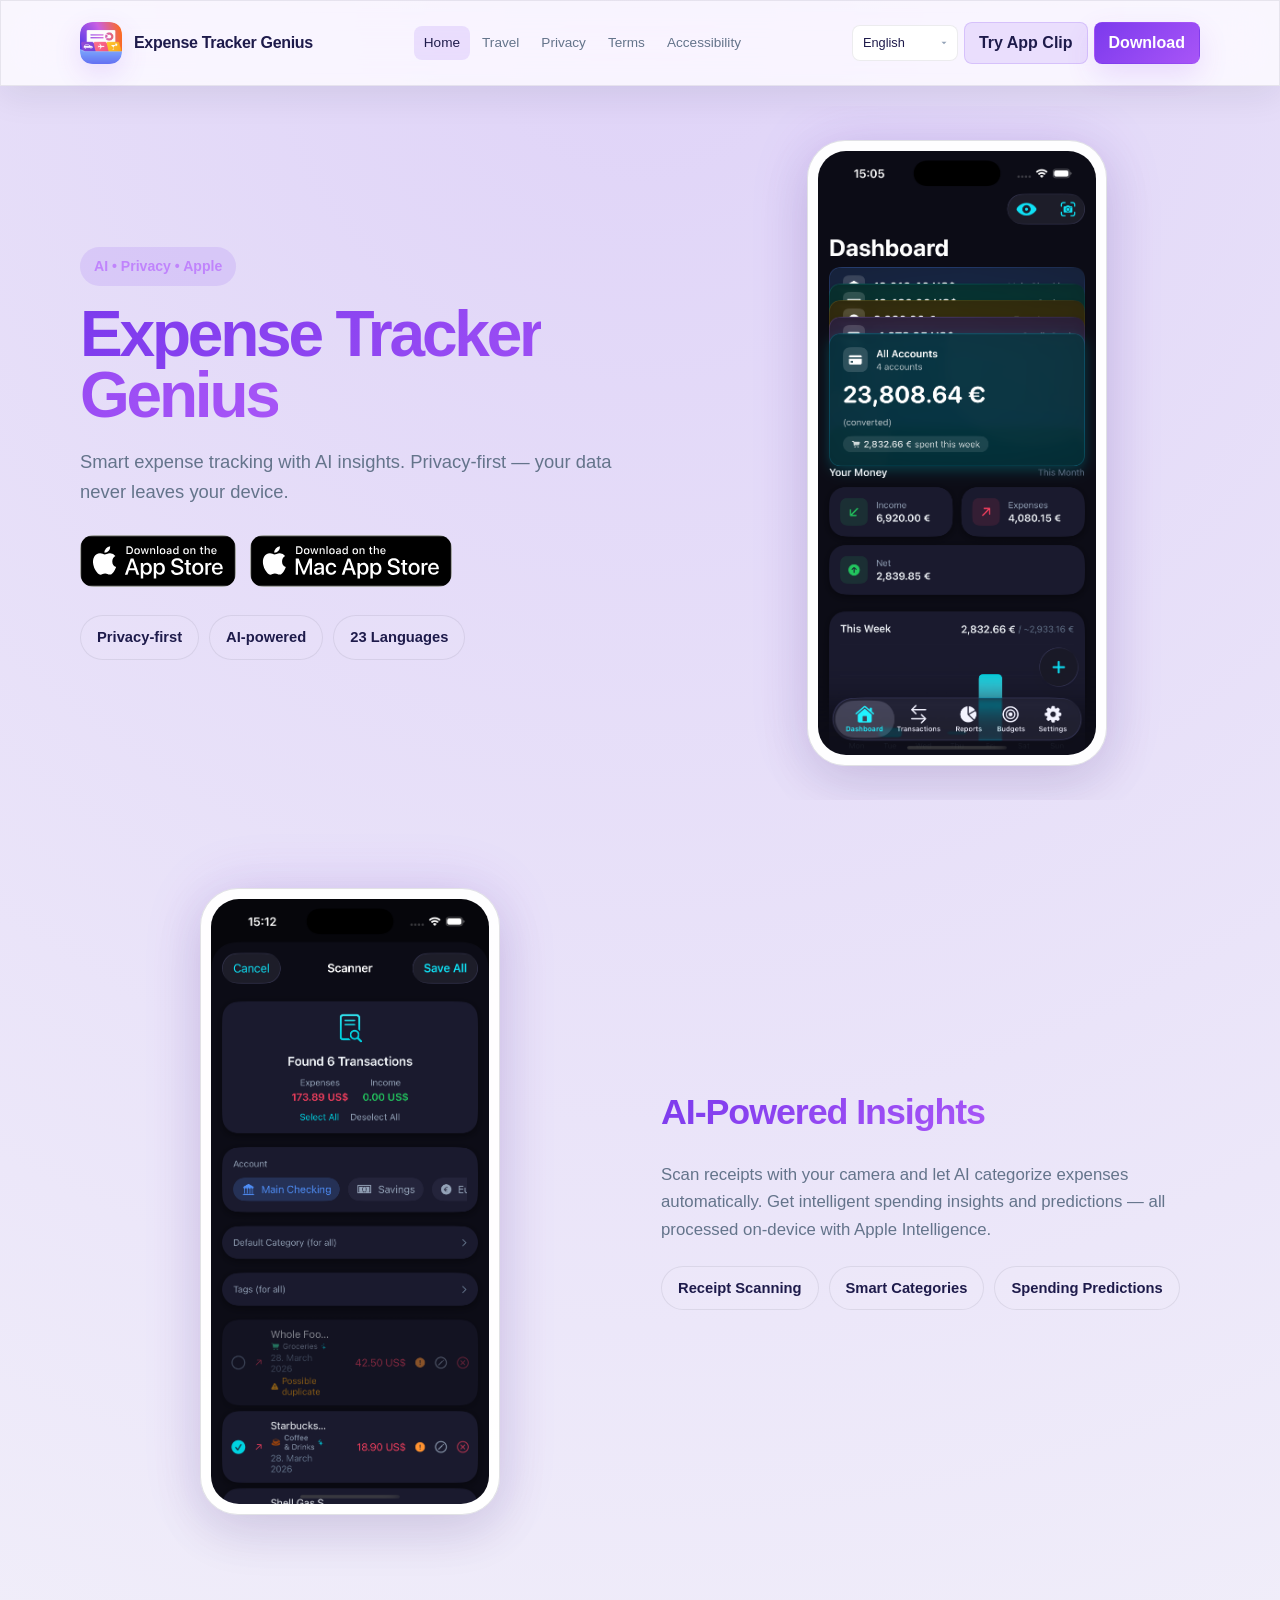
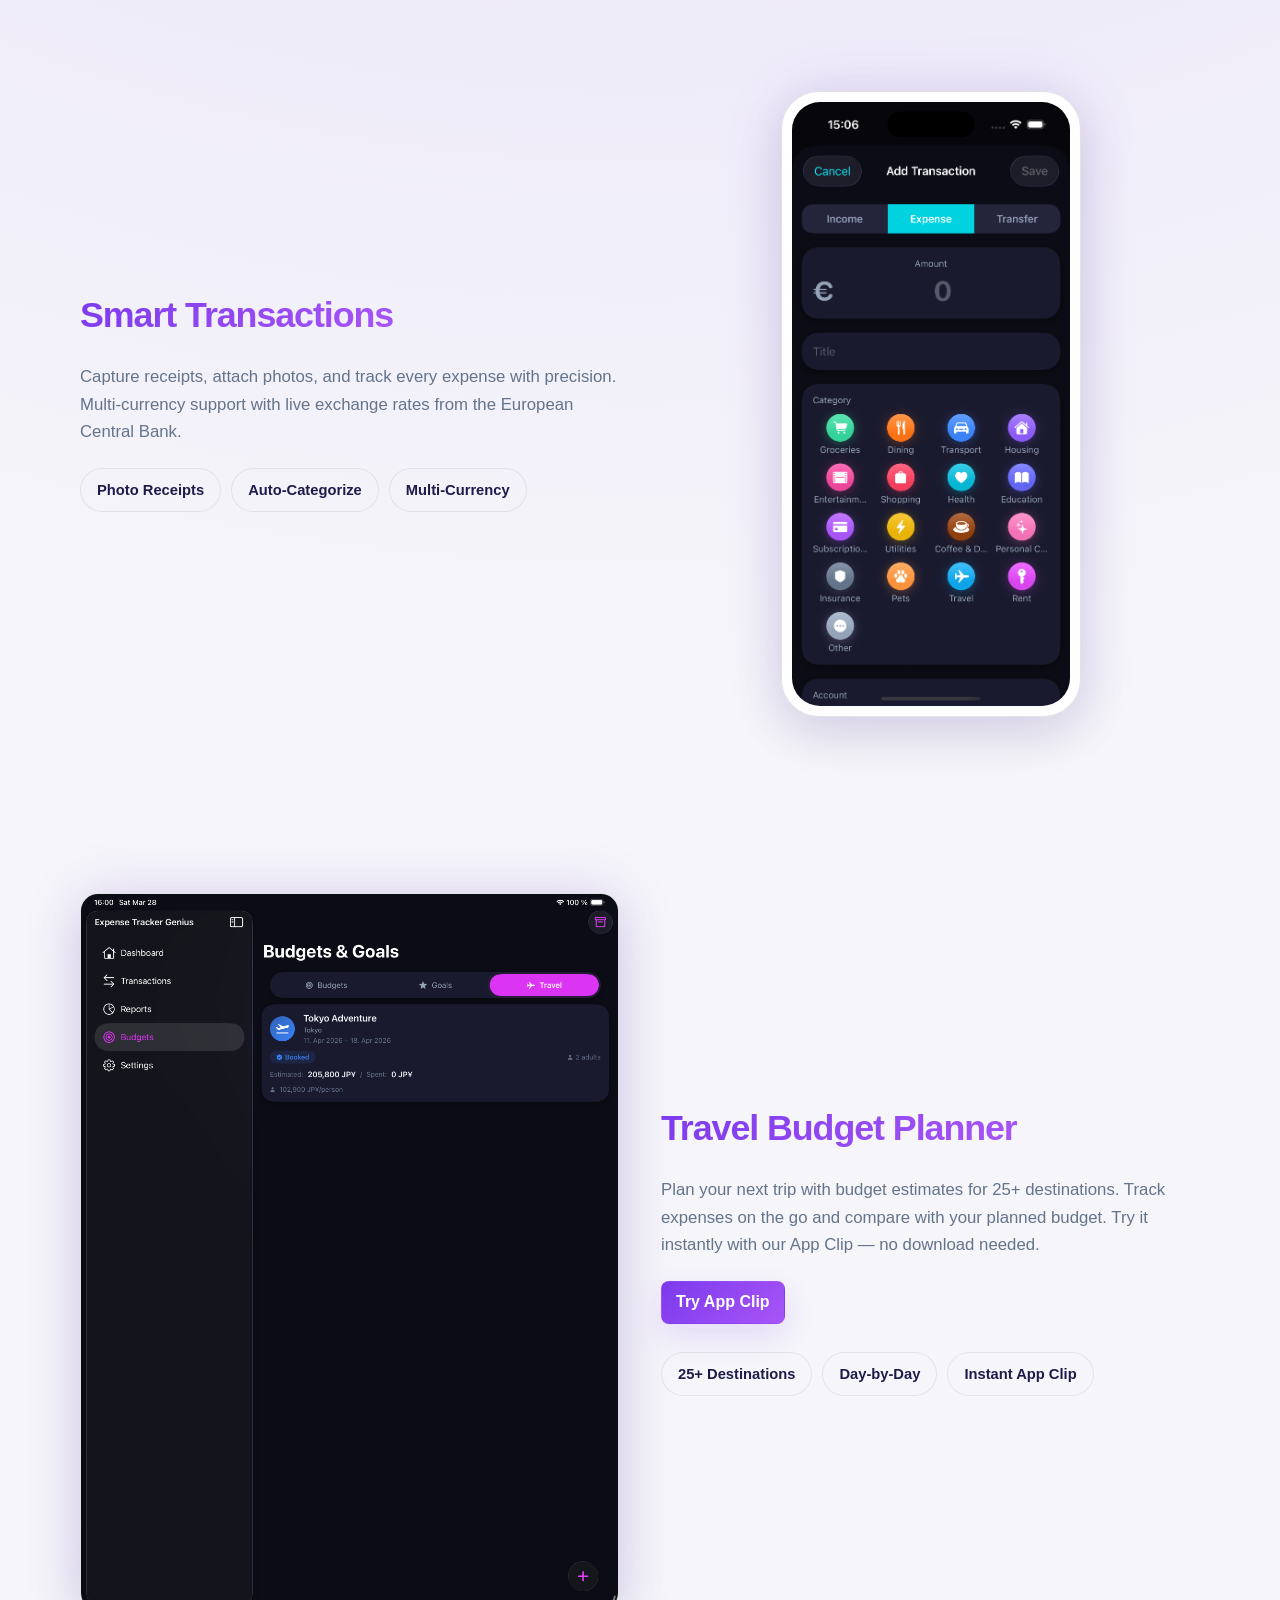
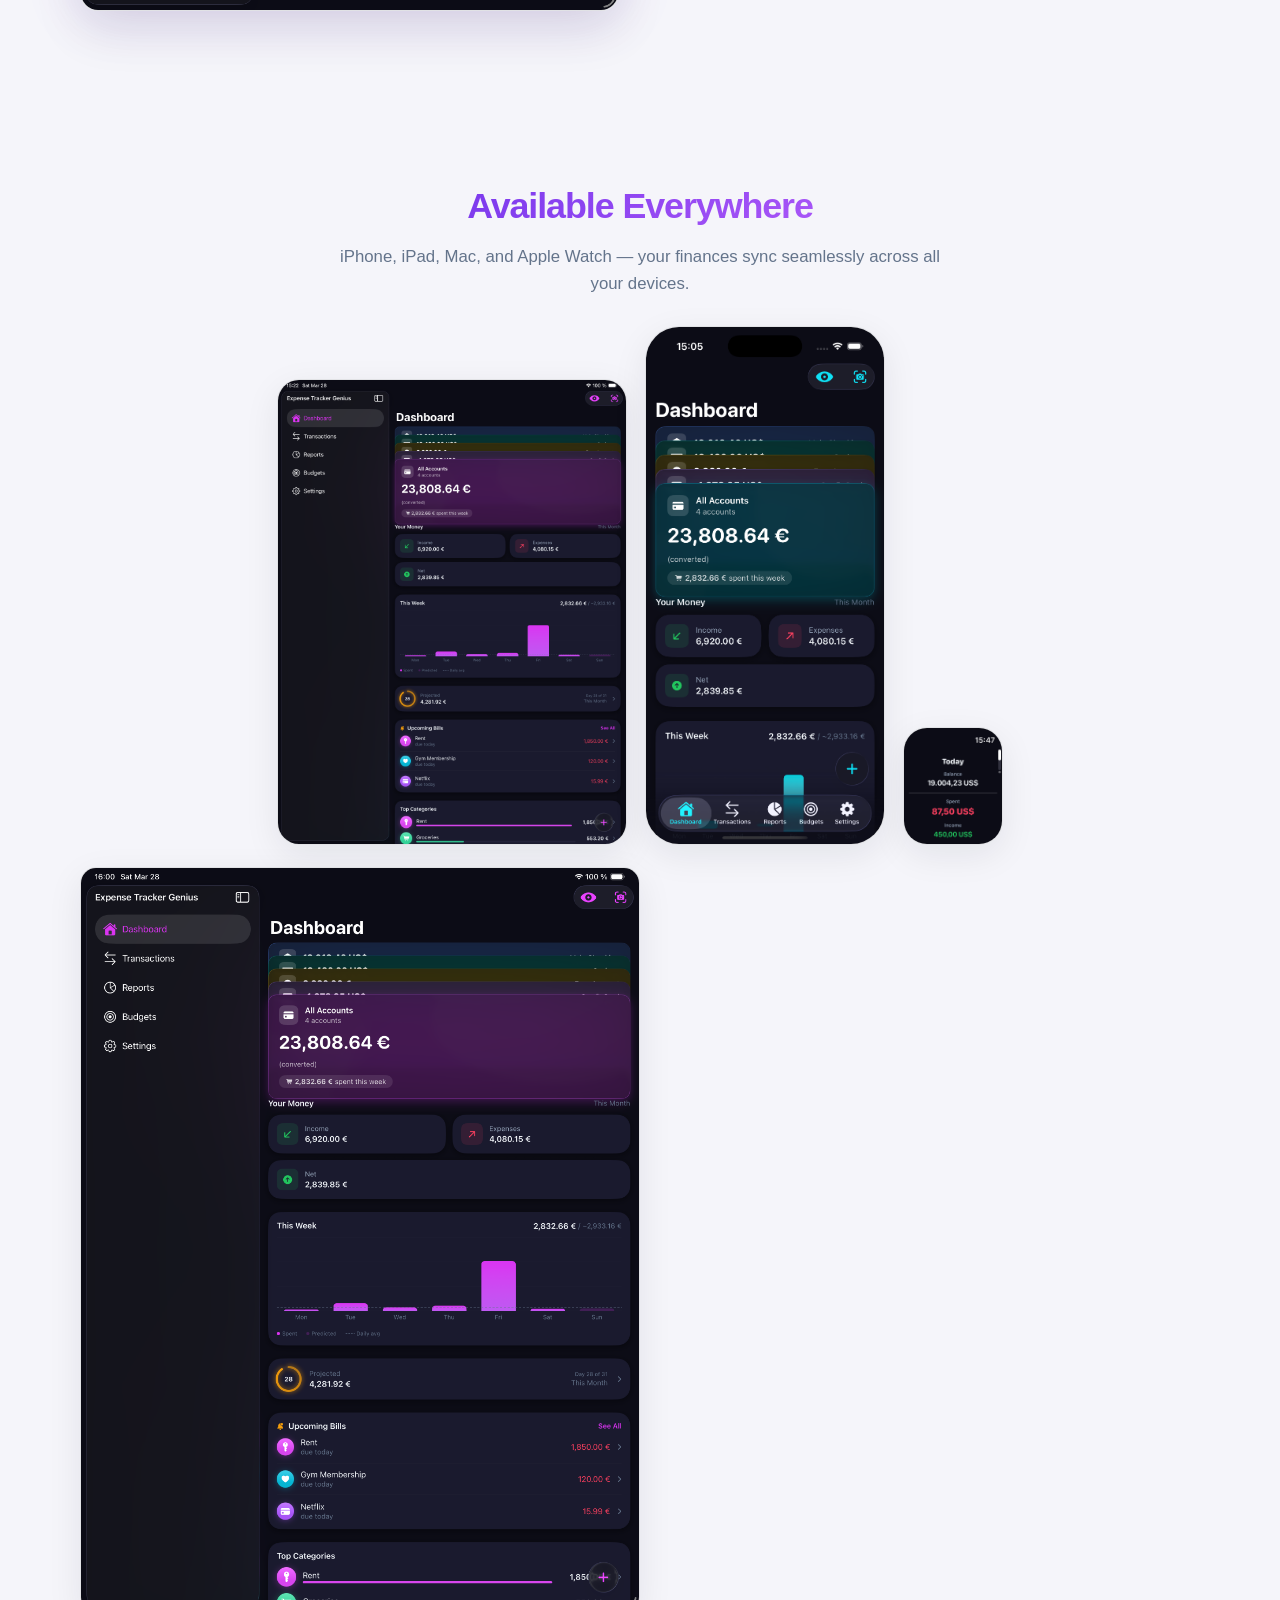
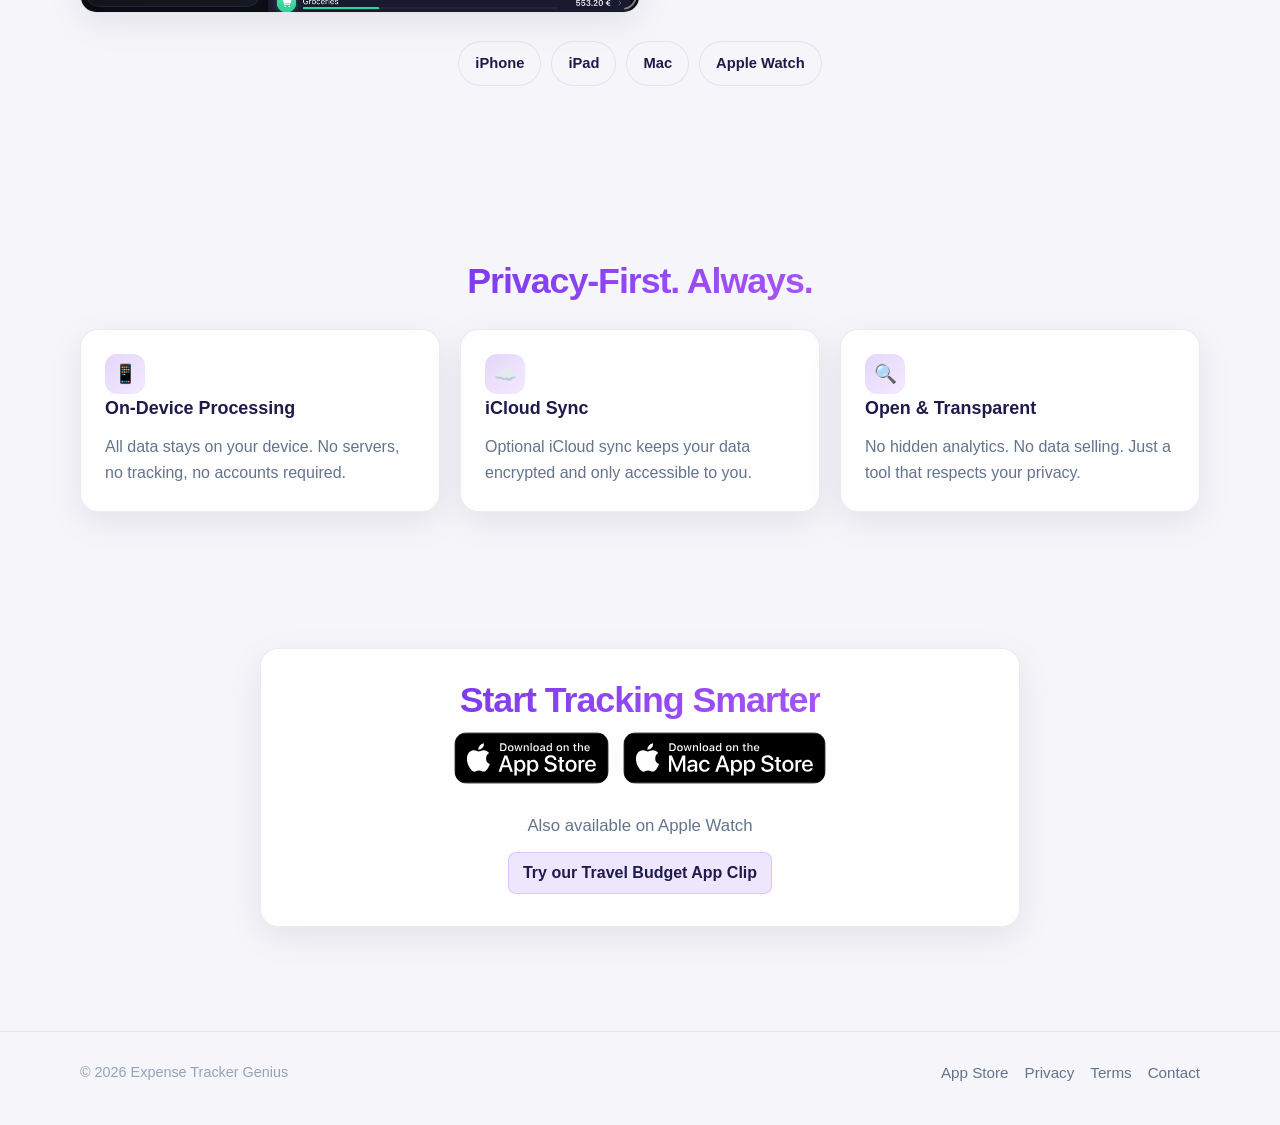
<file: index.html>
<!DOCTYPE html>
<html lang="en">
<head>
  <meta charset="UTF-8">
  <meta name="viewport" content="width=device-width, initial-scale=1.0">
  <meta name="google-site-verification" content="hVvNXyc-FU21a1F-9MlJ4RWqaZkgfb2DrF6eDawW11M">
  <meta name="apple-itunes-app" content="app-id=6760190294">
  <meta name="theme-color" content="#0C0C16">
  <title data-i18n="home_meta_title">Expense Tracker Genius — Smart AI Expense Tracking</title>
  <meta name="description" data-i18n="home_meta_description" data-i18n-attr="content" content="Smart expense tracking with AI insights, receipt scanning, budgets, and more. Privacy-first — no servers, all on-device. Available on iPhone, iPad, Mac, and Apple Watch.">
  <link rel="preconnect" href="https://fonts.googleapis.com"><link href="https://fonts.googleapis.com/css2?family=Vazirmatn:wght@400;700&display=swap" rel="stylesheet"><link rel="stylesheet" href="css/style.css">
  <script defer src="js/components.js"></script>
  <script defer src="js/i18n.js"></script>

  <!-- SEO Meta Tags -->
  <meta name="keywords" content="expense tracker, budget app, receipt scanner, AI finance, travel planner, money manager, savings goal, Apple Watch, iPhone, iPad, Mac, privacy">
  <meta name="author" content="Hussein Habibi Juybari">
  <meta name="robots" content="index, follow">
  <link rel="canonical" href="https://husseinhj.github.io/Expense-Tracker-Genius">

  <!-- Open Graph / Facebook -->
  <meta property="og:type" content="website">
  <meta property="og:url" content="https://husseinhj.github.io/Expense-Tracker-Genius">
  <meta property="og:title" content="Expense Tracker Genius — Smart AI Expense Tracking for iPhone, iPad & Mac">
  <meta property="og:description" content="Free expense tracker with AI receipt scanning, budget planning, travel planner, 60 currencies, and Apple Watch. Privacy-first — all data on your device. 23 languages.">
  <meta property="og:image" content="https://husseinhj.github.io/Expense-Tracker-Genius/screenshots/01_iPhone_6.9_Dashboard.png">
  <meta property="og:image:width" content="1320">
  <meta property="og:image:height" content="2868">
  <meta property="og:site_name" content="Expense Tracker Genius">
  <meta property="og:locale" content="en_US">

  <!-- Twitter Card -->
  <meta name="twitter:card" content="summary_large_image">
  <meta name="twitter:title" content="Expense Tracker Genius — Smart AI Expense Tracking for iPhone, iPad & Mac">
  <meta name="twitter:description" content="Free expense tracker with AI receipt scanning, budget planning, travel planner, 60 currencies, and Apple Watch. Privacy-first — all data on your device. 23 languages.">
  <meta name="twitter:image" content="https://husseinhj.github.io/Expense-Tracker-Genius/screenshots/01_iPhone_6.9_Dashboard.png">

  <!-- App Links -->
  <meta property="al:ios:app_store_id" content="6760190294">
  <meta property="al:ios:app_name" content="Expense Tracker Genius">
  <meta property="al:ios:url" content="accountant://">

  <!-- Hreflang (multi-language) -->
  <link rel="alternate" hreflang="en" href="https://husseinhj.github.io/Expense-Tracker-Genius?lang=en">
  <link rel="alternate" hreflang="de" href="https://husseinhj.github.io/Expense-Tracker-Genius?lang=de">
  <link rel="alternate" hreflang="nl" href="https://husseinhj.github.io/Expense-Tracker-Genius?lang=nl">
  <link rel="alternate" hreflang="fr" href="https://husseinhj.github.io/Expense-Tracker-Genius?lang=fr">
  <link rel="alternate" hreflang="fa" href="https://husseinhj.github.io/Expense-Tracker-Genius?lang=fa">
  <link rel="alternate" hreflang="ar" href="https://husseinhj.github.io/Expense-Tracker-Genius?lang=ar">
  <link rel="alternate" hreflang="it" href="https://husseinhj.github.io/Expense-Tracker-Genius?lang=it">
  <link rel="alternate" hreflang="es" href="https://husseinhj.github.io/Expense-Tracker-Genius?lang=es">
  <link rel="alternate" hreflang="zh-Hans" href="https://husseinhj.github.io/Expense-Tracker-Genius?lang=zh-Hans">
  <link rel="alternate" hreflang="ja" href="https://husseinhj.github.io/Expense-Tracker-Genius?lang=ja">
  <link rel="alternate" hreflang="tr" href="https://husseinhj.github.io/Expense-Tracker-Genius?lang=tr">
  <link rel="alternate" hreflang="he" href="https://husseinhj.github.io/Expense-Tracker-Genius?lang=he">
  <link rel="alternate" hreflang="ko" href="https://husseinhj.github.io/Expense-Tracker-Genius?lang=ko">
  <link rel="alternate" hreflang="pt-BR" href="https://husseinhj.github.io/Expense-Tracker-Genius?lang=pt-BR">
  <link rel="alternate" hreflang="hi" href="https://husseinhj.github.io/Expense-Tracker-Genius?lang=hi">
  <link rel="alternate" hreflang="th" href="https://husseinhj.github.io/Expense-Tracker-Genius?lang=th">
  <link rel="alternate" hreflang="vi" href="https://husseinhj.github.io/Expense-Tracker-Genius?lang=vi">
  <link rel="alternate" hreflang="uk" href="https://husseinhj.github.io/Expense-Tracker-Genius?lang=uk">
  <link rel="alternate" hreflang="pl" href="https://husseinhj.github.io/Expense-Tracker-Genius?lang=pl">
  <link rel="alternate" hreflang="ro" href="https://husseinhj.github.io/Expense-Tracker-Genius?lang=ro">
  <link rel="alternate" hreflang="cs" href="https://husseinhj.github.io/Expense-Tracker-Genius?lang=cs">
  <link rel="alternate" hreflang="hu" href="https://husseinhj.github.io/Expense-Tracker-Genius?lang=hu">
  <link rel="alternate" hreflang="ru" href="https://husseinhj.github.io/Expense-Tracker-Genius?lang=ru">
  <link rel="alternate" hreflang="x-default" href="https://husseinhj.github.io/Expense-Tracker-Genius">

  <script type="application/ld+json">
{
  "@context": "https://schema.org",
  "@type": "SoftwareApplication",
  "name": "Expense Tracker Genius",
  "description": "Smart expense tracking with AI receipt scanning, budget planning, travel planner, 60 currencies, and Apple Watch support. Privacy-first.",
  "applicationCategory": "FinanceApplication",
  "operatingSystem": "iOS 17+, macOS 14+, watchOS 10+",
  "offers": {
    "@type": "Offer",
    "price": "0",
    "priceCurrency": "USD"
  },
  "author": {
    "@type": "Person",
    "name": "Hussein Habibi Juybari",
    "url": "https://github.com/husseinhj"
  },
  "url": "https://husseinhj.github.io/Expense-Tracker-Genius",
  "downloadUrl": "https://apps.apple.com/app/id6760190294",
  "screenshot": "https://husseinhj.github.io/Expense-Tracker-Genius/screenshots/01_iPhone_6.9_Dashboard.png",
  "softwareVersion": "1.7.0",
  "datePublished": "2024-12-01",
  "dateModified": "2026-04-15",
  "inLanguage": [
    "en",
    "de",
    "nl",
    "fr",
    "fa",
    "ar",
    "it",
    "es",
    "zh-Hans",
    "ja",
    "tr",
    "he",
    "ko",
    "pt-BR",
    "hi",
    "th",
    "vi",
    "uk",
    "pl",
    "ro",
    "cs",
    "hu",
    "ru"
  ],
  "featureList": [
    "AI Receipt Scanning",
    "Budget Tracking",
    "Travel Planner",
    "60 Currencies",
    "Apple Watch",
    "11 Widgets",
    "23 Languages",
    "Privacy-First",
    "iCloud Sync",
    "Siri Shortcuts"
  ],
  "aggregateRating": {
    "@type": "AggregateRating",
    "ratingValue": "4.8",
    "ratingCount": "50",
    "bestRating": "5"
  }
}
</script>
  <script type="application/ld+json">
{
  "@context": "https://schema.org",
  "@type": "BreadcrumbList",
  "itemListElement": [
    {
      "@type": "ListItem",
      "position": 1,
      "name": "Home",
      "item": "https://husseinhj.github.io/Expense-Tracker-Genius"
    }
  ]
}
</script>
</head>
<body data-page="index">
  <div id="site-header"></div>

  <main class="page-shell">
    <section class="hero section-sm">
      <div class="container hero-grid">
        <div class="hero-copy fade-in">
          <span class="kicker">AI • Privacy • Apple</span>
          <h1 class="hero-title"><span class="gradient-text" data-i18n="home_hero_title">Expense Tracker Genius</span></h1>
          <p class="hero-subtitle" data-i18n="home_hero_subtitle">Smart expense tracking with AI insights. Privacy-first — your data never leaves your device.</p>

          <div class="hero-actions">
            <a href="https://apps.apple.com/app/id6760190294" class="store-badge" target="_blank" rel="noreferrer" data-no-preserve-lang="true" aria-label="Download on the App Store">
              <img src="screenshots/app-store-badge.svg" alt="Download on the App Store">
            </a>
            <a href="https://apps.apple.com/app/id6760190294" class="store-badge" target="_blank" rel="noreferrer" data-no-preserve-lang="true" aria-label="Download on the Mac App Store">
              <img src="screenshots/mac-app-store-badge.svg" alt="Download on the Mac App Store">
            </a>
          </div>

          <div class="hero-pills">
            <span class="pill" data-i18n="home_pill_privacy">Privacy-first</span>
            <span class="pill" data-i18n="home_pill_ai">AI-powered</span>
            <span class="pill" data-i18n="home_pill_languages">23 Languages</span>
          </div>
        </div>

        <div class="hero-visual fade-in">
          <div class="device-frame">
            <img src="screenshots/01_iPhone_6.9_Dashboard.png" alt="Expense Tracker Genius dashboard showing expenses overview">
          </div>
        </div>
      </div>
    </section>

    <section class="section">
      <div class="container feature-grid">
        <div class="feature-media fade-in">
          <div class="device-frame">
            <img src="screenshots/05_iPhone_6.9_AIInsight.png" alt="AI-powered spending insights and analysis">
          </div>
        </div>
        <div class="feature-content fade-in">
          <div class="section-header">
            <h2 class="section-title"><span class="gradient-text" data-i18n="home_ai_title">AI-Powered Insights</span></h2>
          </div>
          <p class="section-description" data-i18n="home_ai_desc">Scan receipts with your camera and let AI categorize expenses automatically. Get intelligent spending insights and predictions — all processed on-device with Apple Intelligence.</p>
          <div class="pills">
            <span class="pill" data-i18n="home_ai_pill_receipts">Receipt Scanning</span>
            <span class="pill" data-i18n="home_ai_pill_categories">Smart Categories</span>
            <span class="pill" data-i18n="home_ai_pill_predictions">Spending Predictions</span>
          </div>
        </div>
      </div>
    </section>

    <section class="section">
      <div class="container feature-grid reverse">
        <div class="feature-media fade-in">
          <div class="device-frame">
            <img src="screenshots/06_iPhone_6.9_AddTransaction.png" alt="Add transaction screen with receipt photo and currency selection">
          </div>
        </div>
        <div class="feature-content fade-in">
          <div class="section-header">
            <h2 class="section-title"><span class="gradient-text" data-i18n="home_transactions_title">Smart Transactions</span></h2>
          </div>
          <p class="section-description" data-i18n="home_transactions_desc">Capture receipts, attach photos, and track every expense with precision. Multi-currency support with live exchange rates from the European Central Bank.</p>
          <div class="pills">
            <span class="pill" data-i18n="home_transactions_pill_photo">Photo Receipts</span>
            <span class="pill" data-i18n="home_transactions_pill_auto">Auto-Categorize</span>
            <span class="pill" data-i18n="home_transactions_pill_currency">Multi-Currency</span>
          </div>
        </div>
      </div>
    </section>

    <section class="section">
      <div class="container feature-grid">
        <div class="feature-media fade-in">
          <div class="mac-frame">
            <img src="screenshots/07_Mac_Travel.png" alt="Travel Budget Planner on Mac showing Brussels trip with budget summary, map, and weather" loading="lazy">
          </div>
        </div>
        <div class="feature-content fade-in">
          <div class="section-header">
            <h2 class="section-title"><span class="gradient-text" data-i18n="home_travel_title">Travel Budget Planner</span></h2>
          </div>
          <p class="section-description" data-i18n="home_travel_desc">Plan your next trip with budget estimates for 25+ destinations. Track expenses on the go and compare with your planned budget. Try it instantly with our App Clip — no download needed.</p>
          <div class="hero-actions">
            <a href="https://appclip.apple.com/id?p=com.accountant.app.Clip" class="button" target="_blank" rel="noreferrer" data-no-preserve-lang="true" data-i18n="home_try_app_clip">Try App Clip</a>
          </div>
          <div class="pills">
            <span class="pill" data-i18n="home_travel_pill_destinations">25+ Destinations</span>
            <span class="pill" data-i18n="home_travel_pill_daybyday">Day-by-Day</span>
            <span class="pill" data-i18n="home_travel_pill_appclip">Instant App Clip</span>
          </div>
        </div>
      </div>
    </section>

    <section class="section">
      <div class="container">
        <div class="section-header" style="text-align:center;">
          <h2 class="section-title" style="justify-content:center;"><span class="gradient-text" data-i18n="home_platforms_title">Available Everywhere</span></h2>
          <p class="section-description" style="max-width:620px;margin:16px auto 0;" data-i18n="home_platforms_desc">iPhone, iPad, Mac, and Apple Watch — your finances sync seamlessly across all your devices.</p>
        </div>

        <div class="device-showcase fade-in">
          <div class="device-row">
            <div class="device-ipad">
              <img src="screenshots/01_iPad_13_Dashboard.png" alt="Expense Tracker Genius on iPad showing full dashboard">
            </div>
            <div class="device-iphone">
              <img src="screenshots/01_iPhone_6.9_Dashboard.png" alt="Expense Tracker Genius on iPhone">
            </div>
            <div class="device-watch">
              <img src="screenshots/01_Watch_46mm_TodaySummary.png" alt="Expense Tracker Genius on Apple Watch showing today summary">
            </div>
          </div>
          <div class="device-mac">
            <img src="screenshots/01_Mac_Dashboard.png" alt="Expense Tracker Genius on Mac showing full desktop experience">
          </div>
        </div>

        <div class="platform-pills fade-in" style="justify-content:center;margin-top:28px;">
          <span class="pill" data-i18n="home_platform_iphone">iPhone</span>
          <span class="pill" data-i18n="home_platform_ipad">iPad</span>
          <span class="pill" data-i18n="home_platform_mac">Mac</span>
          <span class="pill" data-i18n="home_platform_watch">Apple Watch</span>
        </div>
      </div>
    </section>

    <section class="section">
      <div class="container">
        <div class="section-header" style="text-align:center;">
          <h2 class="section-title" style="justify-content:center;"><span class="gradient-text" data-i18n="home_privacy_title">Privacy-First. Always.</span></h2>
        </div>

        <div class="privacy-grid">
          <article class="info-card card fade-in">
            <div class="info-card-icon">📱</div>
            <h3 data-i18n="home_privacy_card1_title">On-Device Processing</h3>
            <p data-i18n="home_privacy_card1_desc">All data stays on your device. No servers, no tracking, no accounts required.</p>
          </article>
          <article class="info-card card fade-in">
            <div class="info-card-icon">☁️</div>
            <h3 data-i18n="home_privacy_card2_title">iCloud Sync</h3>
            <p data-i18n="home_privacy_card2_desc">Optional iCloud sync keeps your data encrypted and only accessible to you.</p>
          </article>
          <article class="info-card card fade-in">
            <div class="info-card-icon">🔍</div>
            <h3 data-i18n="home_privacy_card3_title">Open &amp; Transparent</h3>
            <p data-i18n="home_privacy_card3_desc">No hidden analytics. No data selling. Just a tool that respects your privacy.</p>
          </article>
        </div>
      </div>
    </section>

    <section class="section-sm">
      <div class="container-narrow">
        <div class="card cta-card fade-in" style="padding:32px;">
          <h2 class="section-title" style="justify-content:center;margin-bottom:12px;"><span class="gradient-text" data-i18n="home_cta_title">Start Tracking Smarter</span></h2>
          <div class="hero-actions" style="justify-content:center;">
            <a href="https://apps.apple.com/app/id6760190294" class="store-badge" target="_blank" rel="noreferrer" data-no-preserve-lang="true" aria-label="Download on the App Store">
              <img src="screenshots/app-store-badge.svg" alt="Download on the App Store">
            </a>
            <a href="https://apps.apple.com/app/id6760190294" class="store-badge" target="_blank" rel="noreferrer" data-no-preserve-lang="true" aria-label="Download on the Mac App Store">
              <img src="screenshots/mac-app-store-badge.svg" alt="Download on the Mac App Store">
            </a>
          </div>
          <p class="lead" style="margin:0 0 12px;" data-i18n="home_cta_watch">Also available on Apple Watch</p>
          <a class="button-secondary" href="travel.html" data-i18n="home_cta_travel_link">Try our Travel Budget App Clip</a>
        </div>
      </div>
    </section>
  </main>

  <div id="site-footer"></div>

  <script>
    document.addEventListener('DOMContentLoaded', () => {
      const observer = new IntersectionObserver((entries) => {
        entries.forEach((entry) => {
          if (entry.isIntersecting) {
            entry.target.classList.add('is-visible');
          }
        });
      }, { threshold: 0.12 });

      document.querySelectorAll('.fade-in').forEach((element) => observer.observe(element));
    });
  </script>

</body>
</html>
</file>
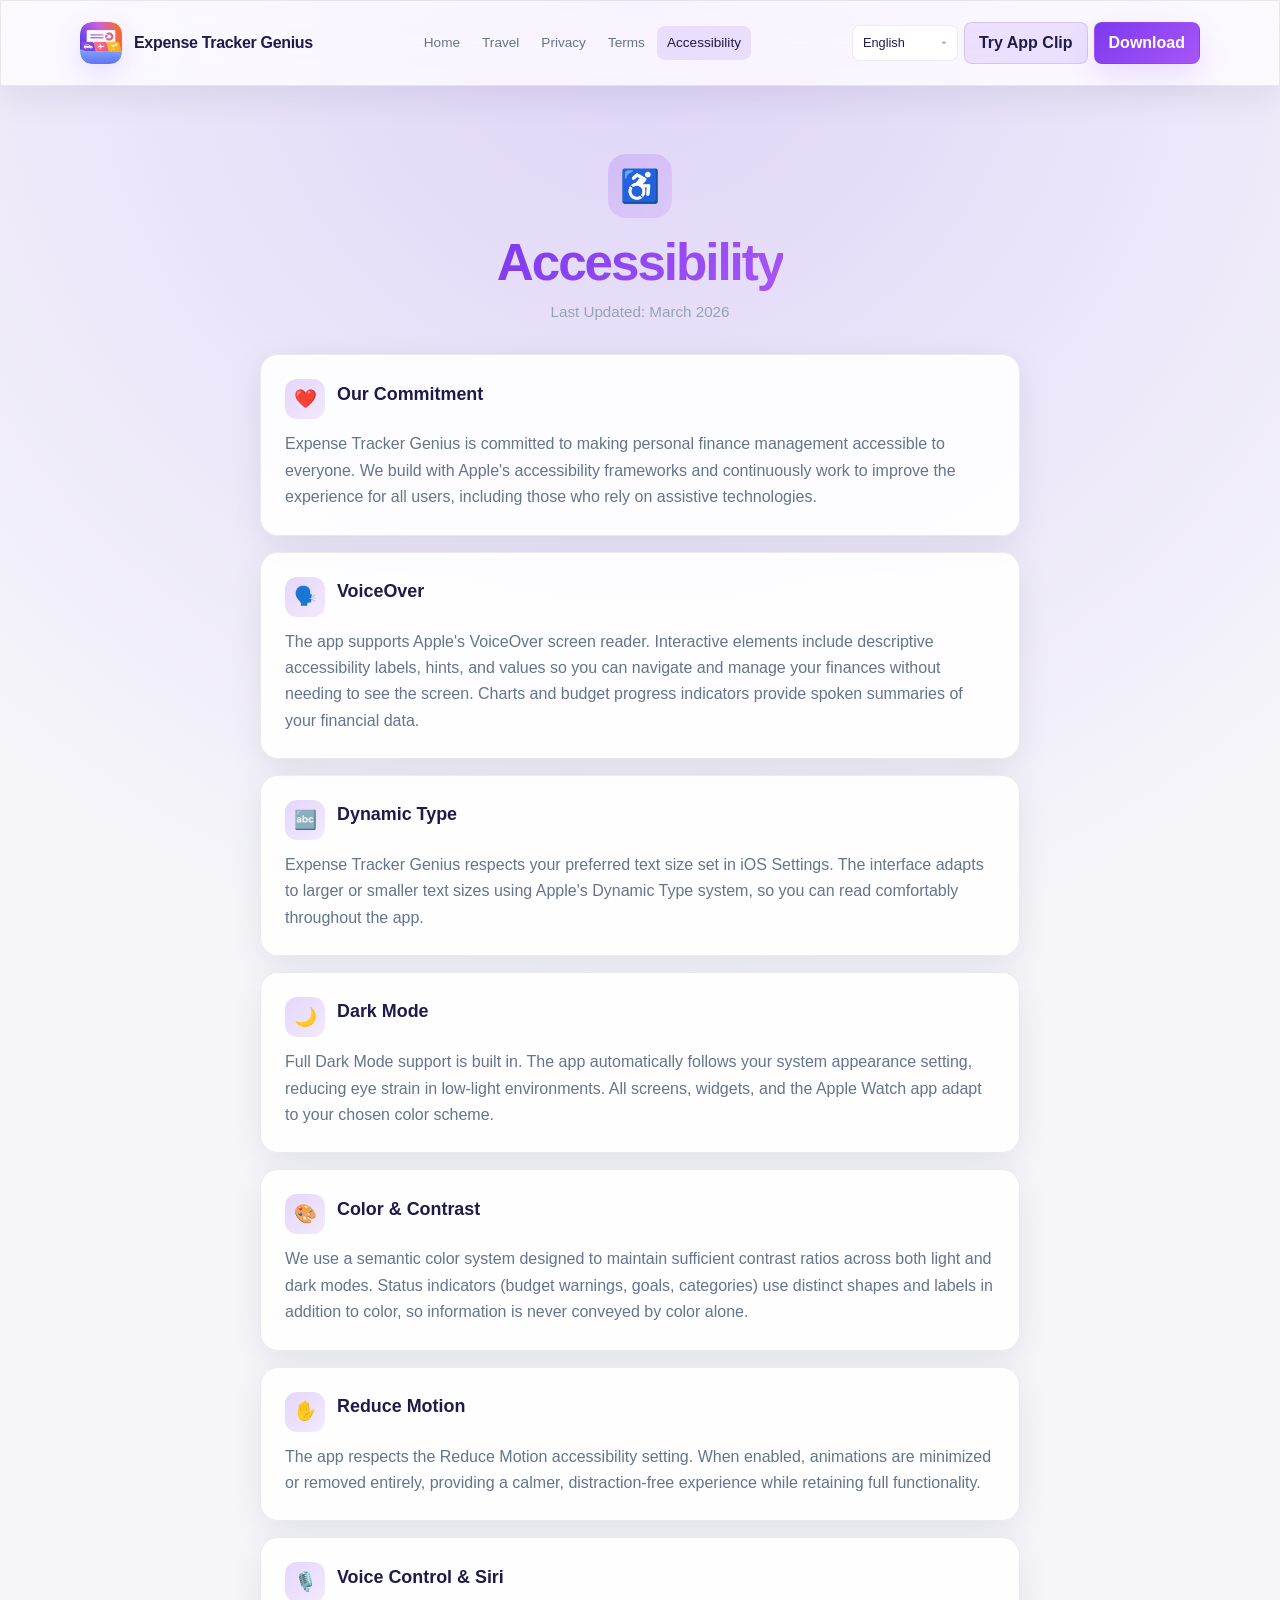
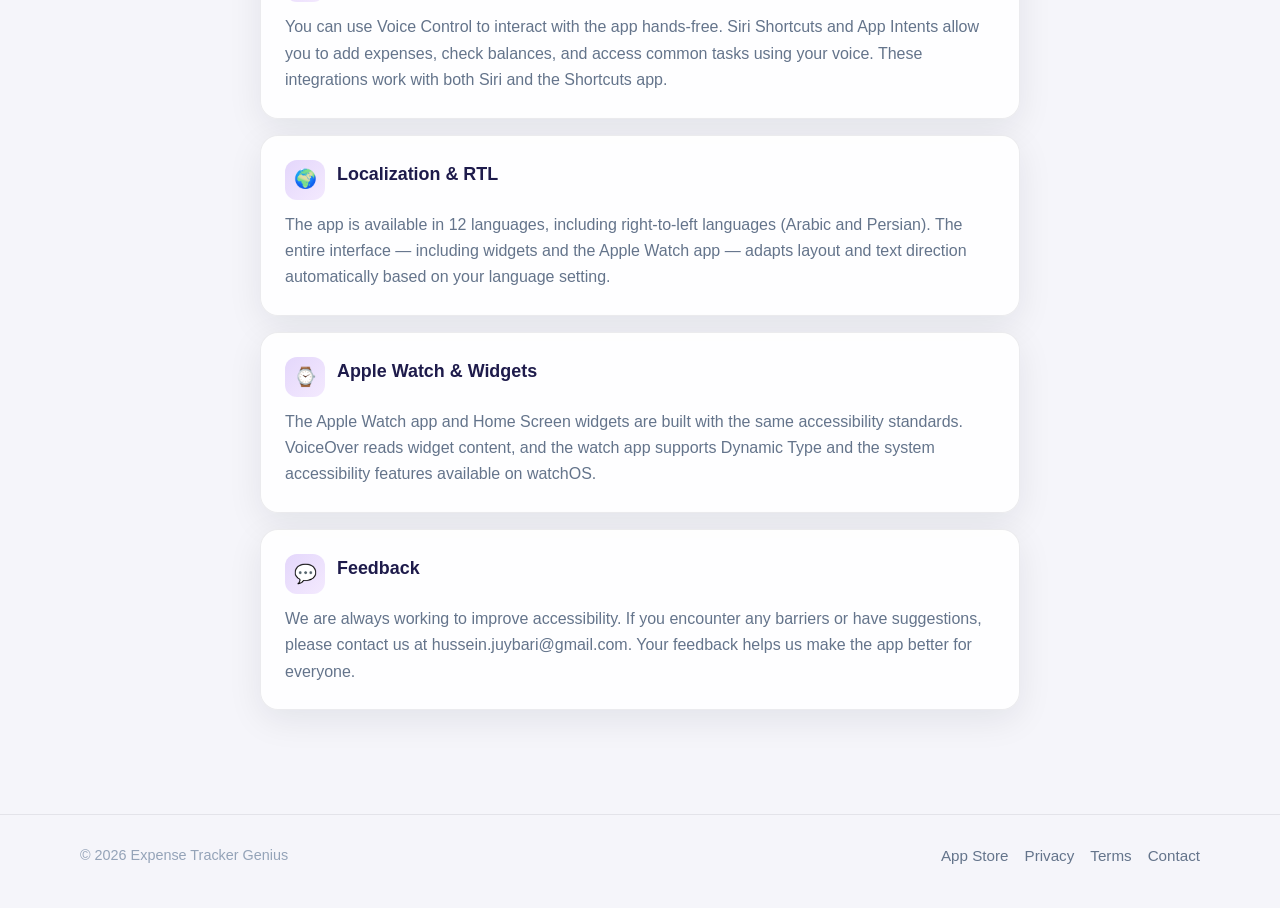
<file: accessibility.html>
<!DOCTYPE html>
<html lang="en">
<head>
  <meta charset="UTF-8">
  <meta name="viewport" content="width=device-width, initial-scale=1.0">
  <title data-i18n="accessibility_meta_title">Accessibility — Expense Tracker Genius</title>
  <meta name="description" data-i18n="accessibility_meta_description" data-i18n-attr="content" content="Accessibility information for Expense Tracker Genius iOS app">
  <link rel="preconnect" href="https://fonts.googleapis.com"><link href="https://fonts.googleapis.com/css2?family=Vazirmatn:wght@400;700&display=swap" rel="stylesheet"><link rel="stylesheet" href="css/style.css">
  <script defer src="js/components.js"></script>
  <script defer src="js/i18n.js"></script>

  <!-- SEO Meta Tags -->
  <meta name="keywords" content="accessibility, VoiceOver, Dynamic Type, expense tracker">
  <meta name="author" content="Hussein Habibi Juybari">
  <meta name="robots" content="index, follow">
  <link rel="canonical" href="https://husseinhj.github.io/Expense-Tracker-Genius/accessibility.html">

  <!-- Open Graph / Facebook -->
  <meta property="og:type" content="article">
  <meta property="og:url" content="https://husseinhj.github.io/Expense-Tracker-Genius/accessibility.html">
  <meta property="og:title" content="Accessibility — Expense Tracker Genius">
  <meta property="og:description" content="Accessibility features of Expense Tracker Genius. VoiceOver support, Dynamic Type, and more.">
  <meta property="og:image" content="https://husseinhj.github.io/Expense-Tracker-Genius/screenshots/01_iPhone_6.9_Dashboard.png">
  <meta property="og:image:width" content="1320">
  <meta property="og:image:height" content="2868">
  <meta property="og:site_name" content="Expense Tracker Genius">
  <meta property="og:locale" content="en_US">

  <!-- Twitter Card -->
  <meta name="twitter:card" content="summary_large_image">
  <meta name="twitter:title" content="Accessibility — Expense Tracker Genius">
  <meta name="twitter:description" content="Accessibility features of Expense Tracker Genius. VoiceOver support, Dynamic Type, and more.">
  <meta name="twitter:image" content="https://husseinhj.github.io/Expense-Tracker-Genius/screenshots/01_iPhone_6.9_Dashboard.png">

  <!-- App Links -->
  <meta property="al:ios:app_store_id" content="6760190294">
  <meta property="al:ios:app_name" content="Expense Tracker Genius">
  <meta property="al:ios:url" content="accountant://">

  <!-- Hreflang (multi-language) -->
  <link rel="alternate" hreflang="en" href="https://husseinhj.github.io/Expense-Tracker-Genius/accessibility.html?lang=en">
  <link rel="alternate" hreflang="de" href="https://husseinhj.github.io/Expense-Tracker-Genius/accessibility.html?lang=de">
  <link rel="alternate" hreflang="nl" href="https://husseinhj.github.io/Expense-Tracker-Genius/accessibility.html?lang=nl">
  <link rel="alternate" hreflang="fr" href="https://husseinhj.github.io/Expense-Tracker-Genius/accessibility.html?lang=fr">
  <link rel="alternate" hreflang="fa" href="https://husseinhj.github.io/Expense-Tracker-Genius/accessibility.html?lang=fa">
  <link rel="alternate" hreflang="ar" href="https://husseinhj.github.io/Expense-Tracker-Genius/accessibility.html?lang=ar">
  <link rel="alternate" hreflang="it" href="https://husseinhj.github.io/Expense-Tracker-Genius/accessibility.html?lang=it">
  <link rel="alternate" hreflang="es" href="https://husseinhj.github.io/Expense-Tracker-Genius/accessibility.html?lang=es">
  <link rel="alternate" hreflang="zh-Hans" href="https://husseinhj.github.io/Expense-Tracker-Genius/accessibility.html?lang=zh-Hans">
  <link rel="alternate" hreflang="ja" href="https://husseinhj.github.io/Expense-Tracker-Genius/accessibility.html?lang=ja">
  <link rel="alternate" hreflang="tr" href="https://husseinhj.github.io/Expense-Tracker-Genius/accessibility.html?lang=tr">
  <link rel="alternate" hreflang="he" href="https://husseinhj.github.io/Expense-Tracker-Genius/accessibility.html?lang=he">
  <link rel="alternate" hreflang="ko" href="https://husseinhj.github.io/Expense-Tracker-Genius/accessibility.html?lang=ko">
  <link rel="alternate" hreflang="pt-BR" href="https://husseinhj.github.io/Expense-Tracker-Genius/accessibility.html?lang=pt-BR">
  <link rel="alternate" hreflang="hi" href="https://husseinhj.github.io/Expense-Tracker-Genius/accessibility.html?lang=hi">
  <link rel="alternate" hreflang="th" href="https://husseinhj.github.io/Expense-Tracker-Genius/accessibility.html?lang=th">
  <link rel="alternate" hreflang="vi" href="https://husseinhj.github.io/Expense-Tracker-Genius/accessibility.html?lang=vi">
  <link rel="alternate" hreflang="uk" href="https://husseinhj.github.io/Expense-Tracker-Genius/accessibility.html?lang=uk">
  <link rel="alternate" hreflang="pl" href="https://husseinhj.github.io/Expense-Tracker-Genius/accessibility.html?lang=pl">
  <link rel="alternate" hreflang="ro" href="https://husseinhj.github.io/Expense-Tracker-Genius/accessibility.html?lang=ro">
  <link rel="alternate" hreflang="cs" href="https://husseinhj.github.io/Expense-Tracker-Genius/accessibility.html?lang=cs">
  <link rel="alternate" hreflang="hu" href="https://husseinhj.github.io/Expense-Tracker-Genius/accessibility.html?lang=hu">
  <link rel="alternate" hreflang="ru" href="https://husseinhj.github.io/Expense-Tracker-Genius/accessibility.html?lang=ru">
  <link rel="alternate" hreflang="x-default" href="https://husseinhj.github.io/Expense-Tracker-Genius/accessibility.html">

  
  <script type="application/ld+json">
{
  "@context": "https://schema.org",
  "@type": "BreadcrumbList",
  "itemListElement": [
    {
      "@type": "ListItem",
      "position": 1,
      "name": "Home",
      "item": "https://husseinhj.github.io/Expense-Tracker-Genius"
    },
    {
      "@type": "ListItem",
      "position": 2,
      "name": "Accessibility",
      "item": "https://husseinhj.github.io/Expense-Tracker-Genius/accessibility.html"
    }
  ]
}
</script>
</head>
<body data-page="accessibility">
  <div id="site-header"></div>

  <main class="page-shell">
    <section class="section-sm">
      <div class="container-narrow">
        <div class="page-intro fade-in">
          <div class="page-icon">♿</div>
          <h1 class="page-title"><span class="gradient-text" data-i18n="Accessibility">Accessibility</span></h1>
          <p class="page-meta"><span data-i18n="Last Updated">Last Updated</span>: <span data-i18n="updated_date">March 2026</span></p>
        </div>

        <div class="article-list">
          <article class="article-section card fade-in"><div class="article-section-header"><div class="article-section-icon">❤️</div><h2 class="article-section-title" data-i18n="Our Commitment">Our Commitment</h2></div><div class="article-section-content" data-i18n-content="acc_commitment"></div></article>
          <article class="article-section card fade-in"><div class="article-section-header"><div class="article-section-icon">🗣️</div><h2 class="article-section-title" data-i18n="VoiceOver">VoiceOver</h2></div><div class="article-section-content" data-i18n-content="acc_voiceover"></div></article>
          <article class="article-section card fade-in"><div class="article-section-header"><div class="article-section-icon">🔤</div><h2 class="article-section-title" data-i18n="Dynamic Type">Dynamic Type</h2></div><div class="article-section-content" data-i18n-content="acc_dynamic_type"></div></article>
          <article class="article-section card fade-in"><div class="article-section-header"><div class="article-section-icon">🌙</div><h2 class="article-section-title" data-i18n="Dark Mode">Dark Mode</h2></div><div class="article-section-content" data-i18n-content="acc_dark_mode"></div></article>
          <article class="article-section card fade-in"><div class="article-section-header"><div class="article-section-icon">🎨</div><h2 class="article-section-title" data-i18n="Color & Contrast">Color & Contrast</h2></div><div class="article-section-content" data-i18n-content="acc_color_contrast"></div></article>
          <article class="article-section card fade-in"><div class="article-section-header"><div class="article-section-icon">✋</div><h2 class="article-section-title" data-i18n="Reduce Motion">Reduce Motion</h2></div><div class="article-section-content" data-i18n-content="acc_reduce_motion"></div></article>
          <article class="article-section card fade-in"><div class="article-section-header"><div class="article-section-icon">🎙️</div><h2 class="article-section-title" data-i18n="Voice Control & Siri">Voice Control & Siri</h2></div><div class="article-section-content" data-i18n-content="acc_voice_control"></div></article>
          <article class="article-section card fade-in"><div class="article-section-header"><div class="article-section-icon">🌍</div><h2 class="article-section-title" data-i18n="Localization & RTL">Localization & RTL</h2></div><div class="article-section-content" data-i18n-content="acc_localization"></div></article>
          <article class="article-section card fade-in"><div class="article-section-header"><div class="article-section-icon">⌚</div><h2 class="article-section-title" data-i18n="Apple Watch & Widgets">Apple Watch & Widgets</h2></div><div class="article-section-content" data-i18n-content="acc_watch_widgets"></div></article>
          <article class="article-section card fade-in"><div class="article-section-header"><div class="article-section-icon">💬</div><h2 class="article-section-title" data-i18n="Feedback">Feedback</h2></div><div class="article-section-content" data-i18n-content="acc_feedback"></div></article>
        </div>
      </div>
    </section>
  </main>

  <div id="site-footer"></div>

  <script>
    document.addEventListener('DOMContentLoaded', () => {
      const observer = new IntersectionObserver((entries) => {
        entries.forEach((entry) => {
          if (entry.isIntersecting) {
            entry.target.classList.add('is-visible');
          }
        });
      }, { threshold: 0.08 });
      document.querySelectorAll('.fade-in').forEach((element) => observer.observe(element));
    });
  </script>
</body>
</html>
</file>
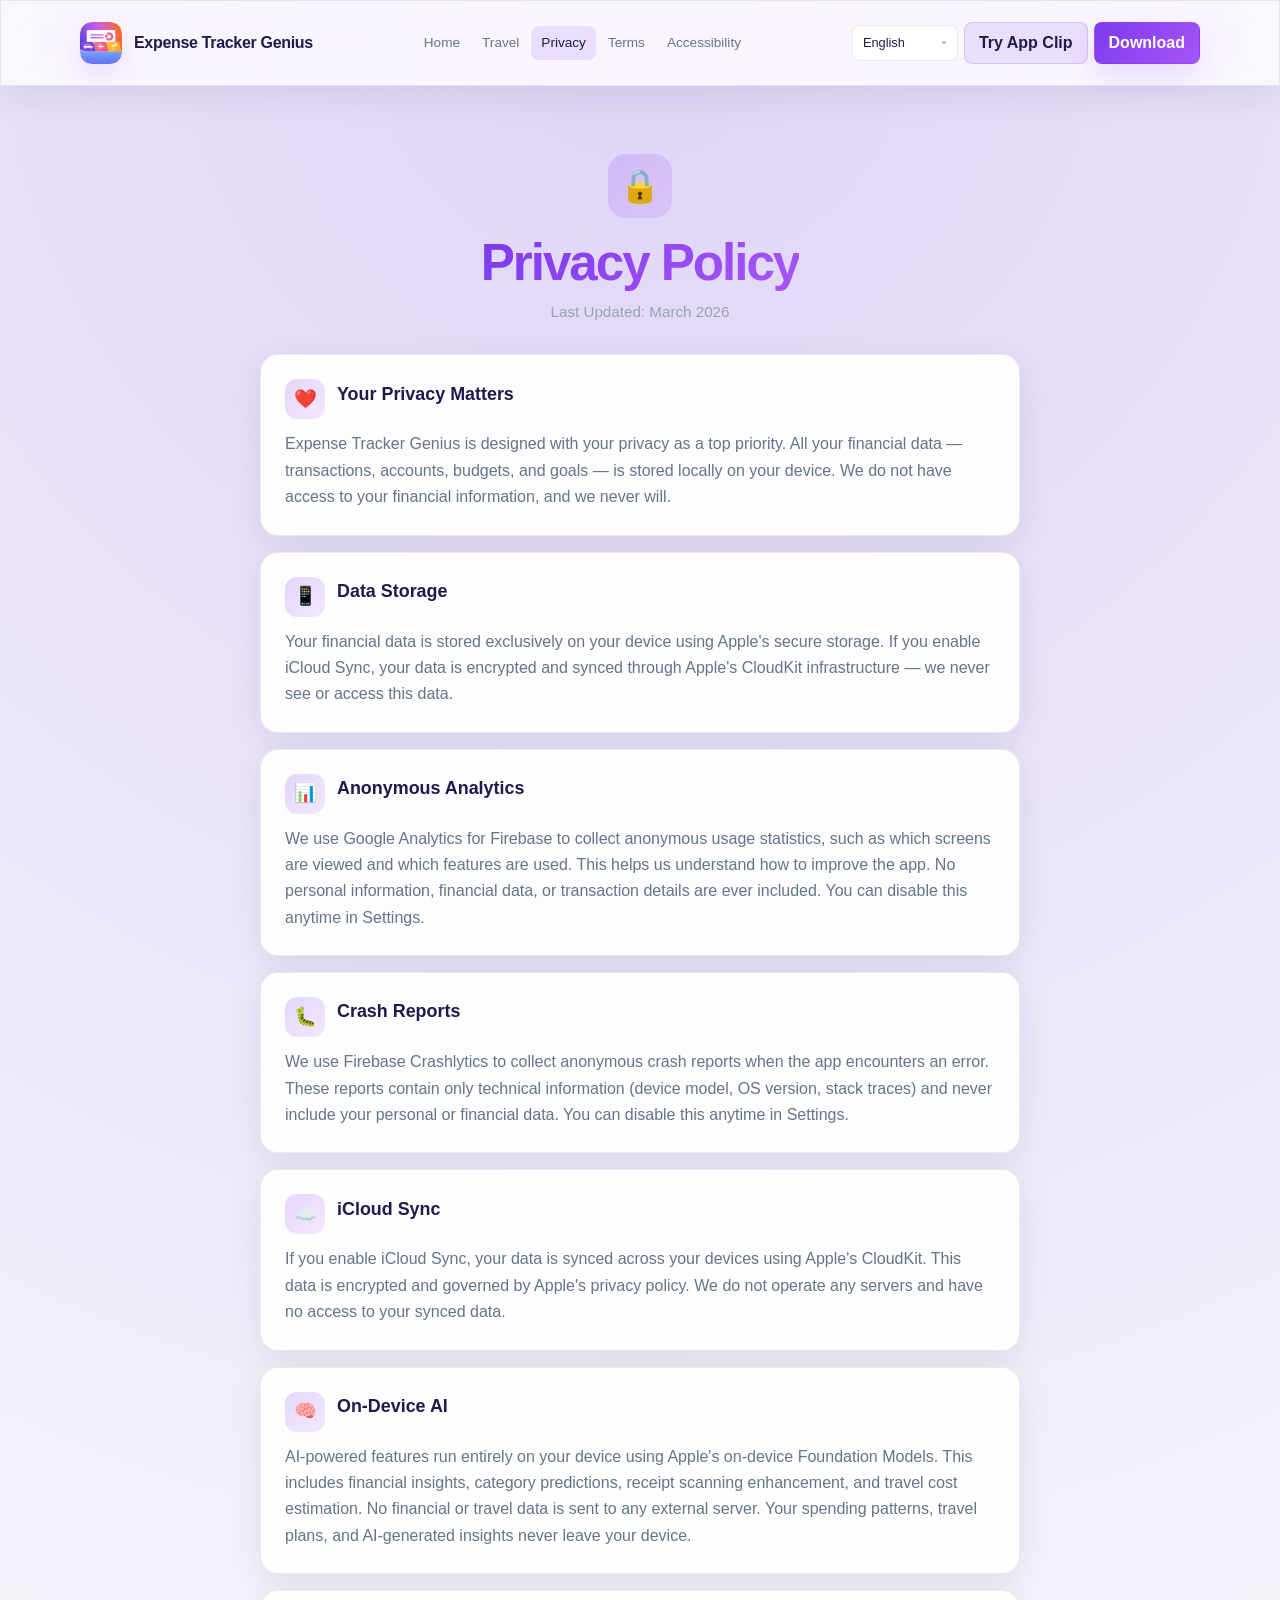
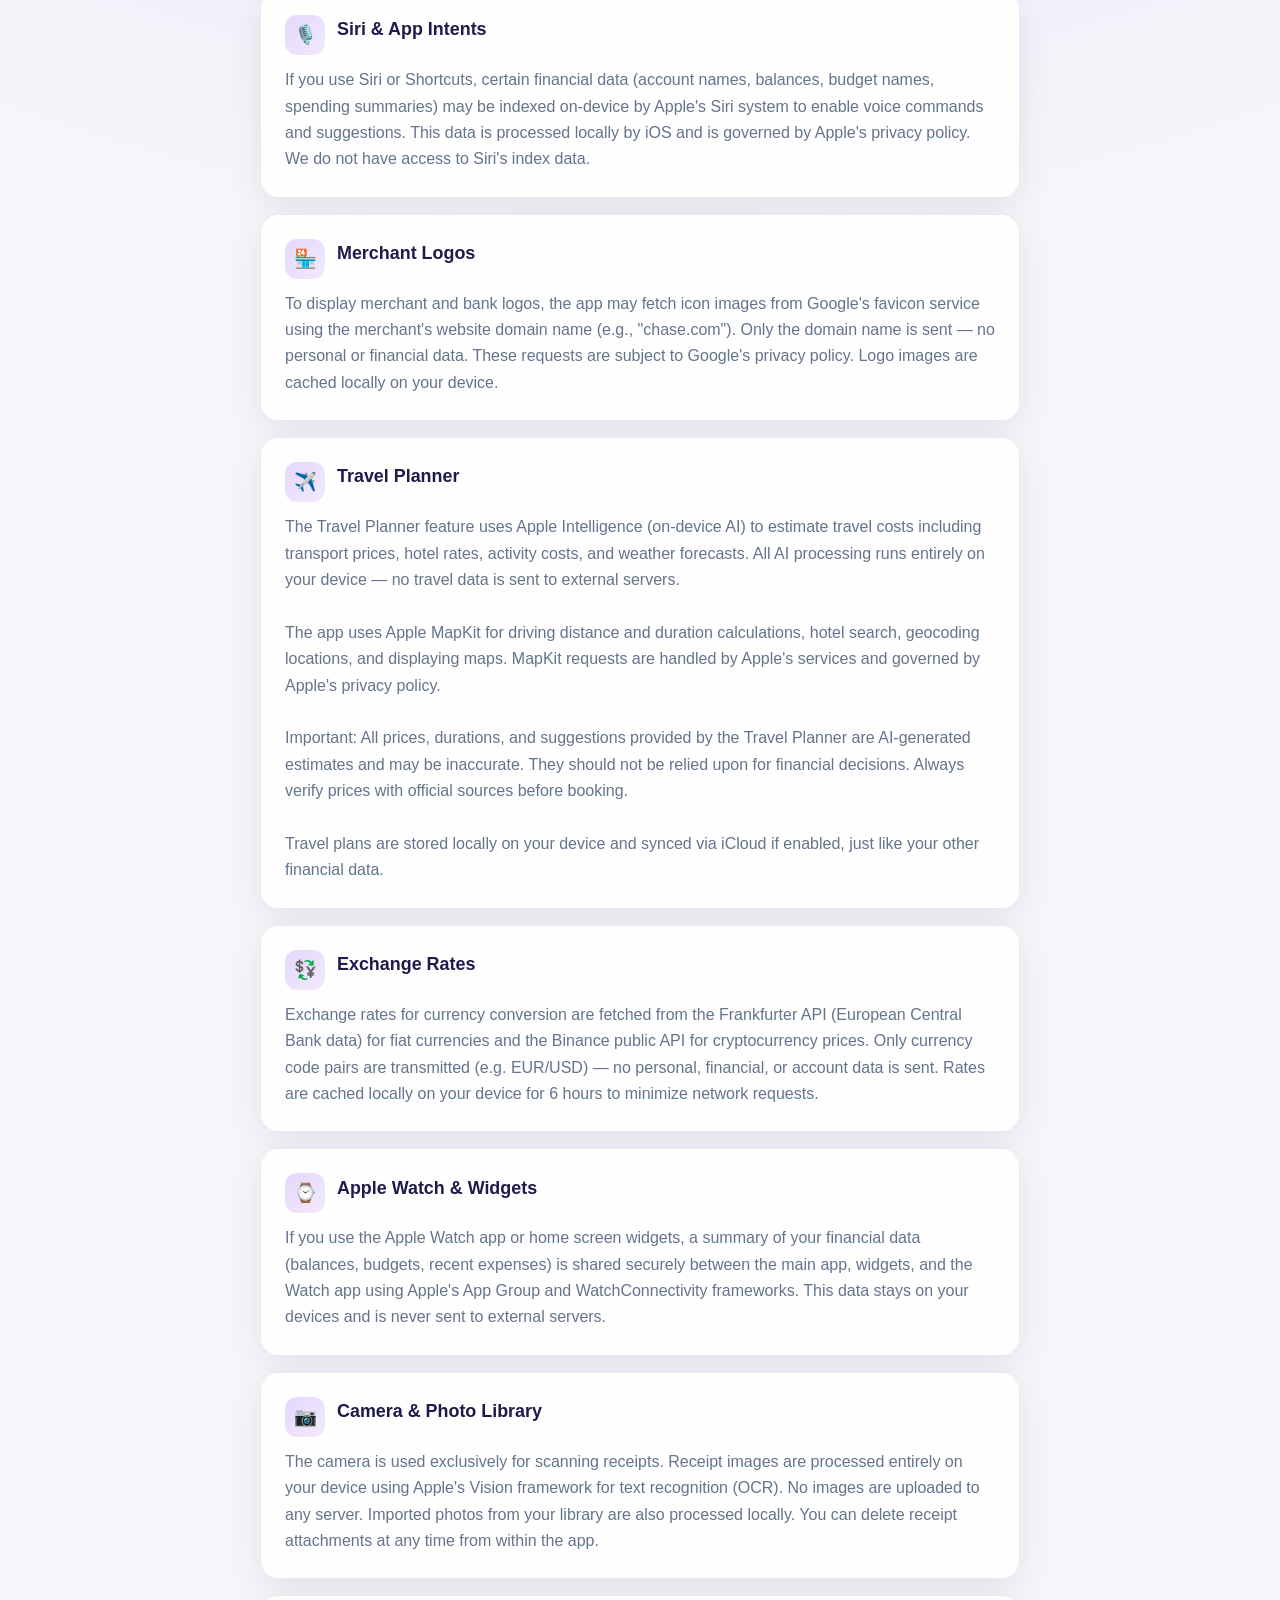
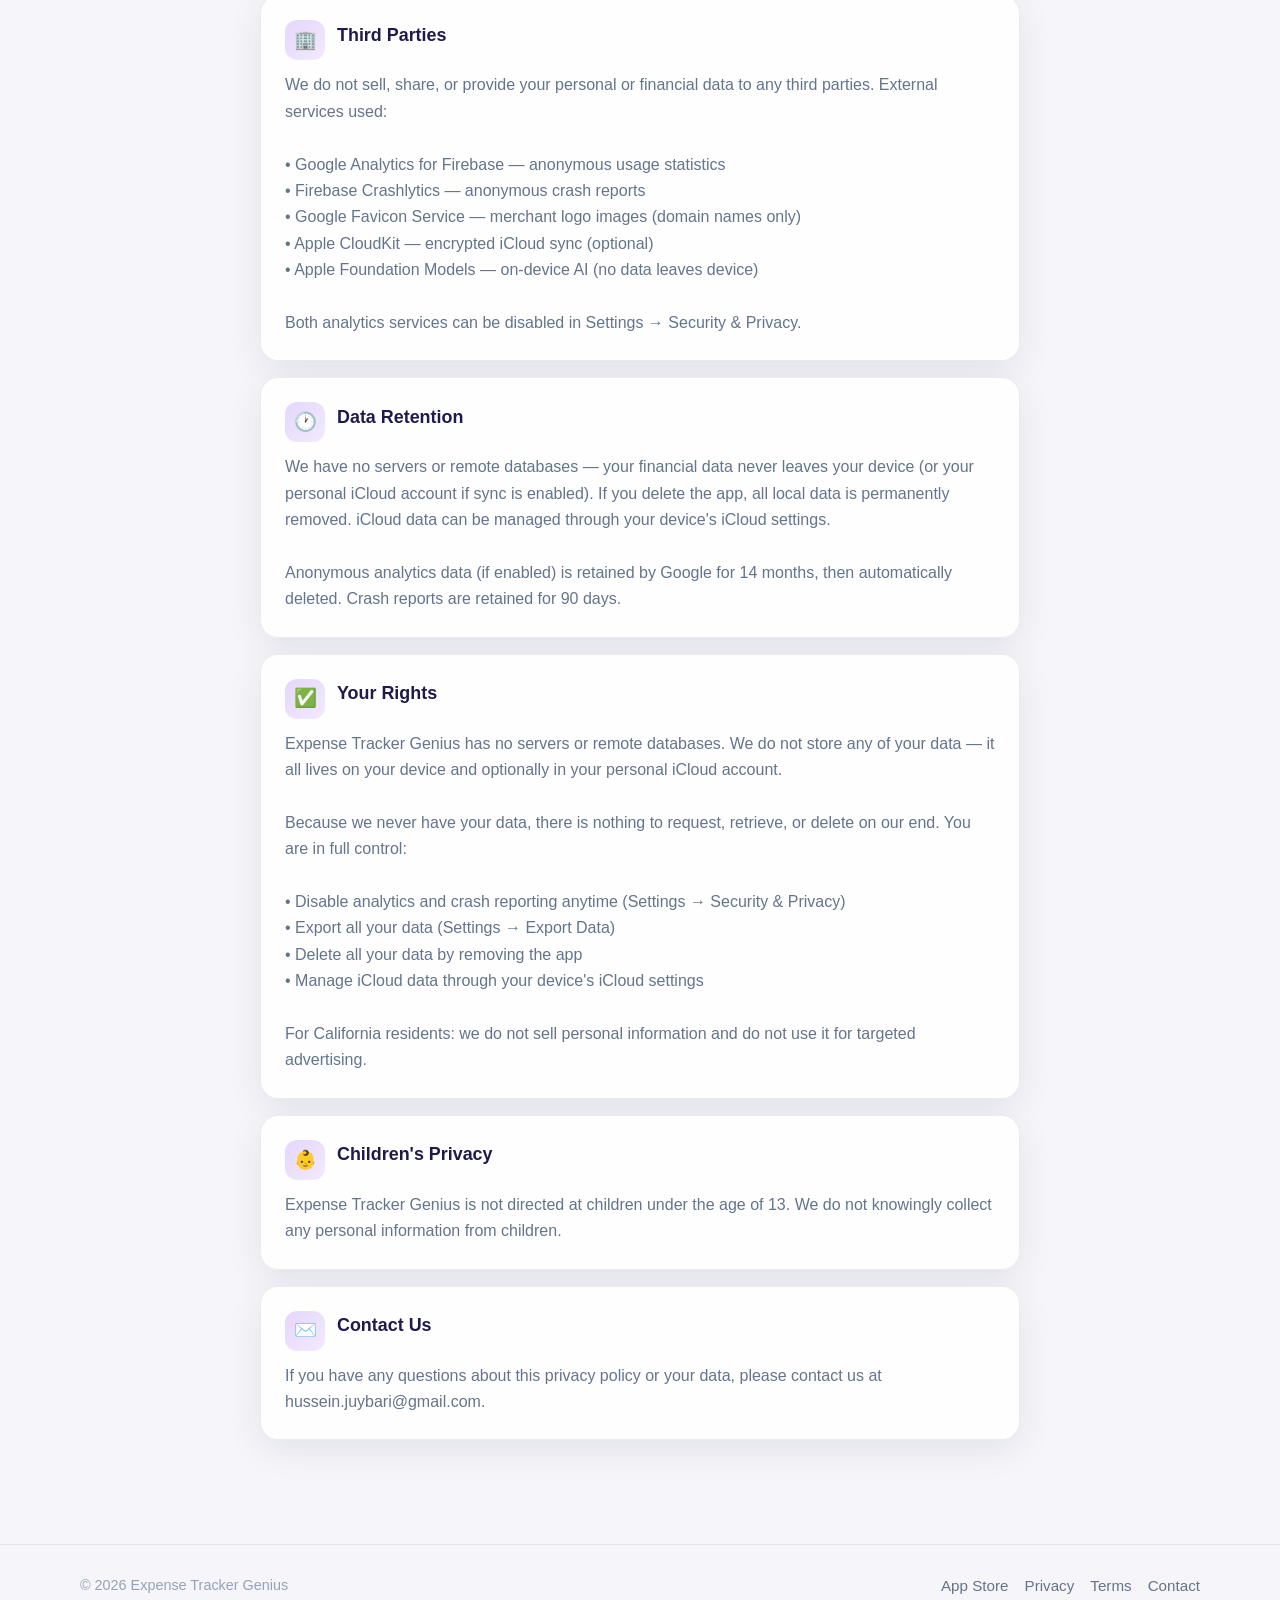
<file: privacy.html>
<!DOCTYPE html>
<html lang="en">
<head>
  <meta charset="UTF-8">
  <meta name="viewport" content="width=device-width, initial-scale=1.0">
  <title data-i18n="privacy_meta_title">Privacy Policy — Expense Tracker Genius</title>
  <meta name="description" data-i18n="privacy_meta_description" data-i18n-attr="content" content="Privacy Policy for Expense Tracker Genius iOS app">
  <link rel="preconnect" href="https://fonts.googleapis.com"><link href="https://fonts.googleapis.com/css2?family=Vazirmatn:wght@400;700&display=swap" rel="stylesheet"><link rel="stylesheet" href="css/style.css">
  <script defer src="js/components.js"></script>
  <script defer src="js/i18n.js"></script>

  <!-- SEO Meta Tags -->
  <meta name="keywords" content="privacy policy, expense tracker, data protection">
  <meta name="author" content="Hussein Habibi Juybari">
  <meta name="robots" content="index, follow">
  <link rel="canonical" href="https://husseinhj.github.io/Expense-Tracker-Genius/privacy.html">

  <!-- Open Graph / Facebook -->
  <meta property="og:type" content="article">
  <meta property="og:url" content="https://husseinhj.github.io/Expense-Tracker-Genius/privacy.html">
  <meta property="og:title" content="Privacy Policy — Expense Tracker Genius">
  <meta property="og:description" content="Privacy policy for Expense Tracker Genius. All data stays on your device. No tracking, no servers, no accounts required.">
  <meta property="og:image" content="https://husseinhj.github.io/Expense-Tracker-Genius/screenshots/01_iPhone_6.9_Dashboard.png">
  <meta property="og:image:width" content="1320">
  <meta property="og:image:height" content="2868">
  <meta property="og:site_name" content="Expense Tracker Genius">
  <meta property="og:locale" content="en_US">

  <!-- Twitter Card -->
  <meta name="twitter:card" content="summary_large_image">
  <meta name="twitter:title" content="Privacy Policy — Expense Tracker Genius">
  <meta name="twitter:description" content="Privacy policy for Expense Tracker Genius. All data stays on your device. No tracking, no servers, no accounts required.">
  <meta name="twitter:image" content="https://husseinhj.github.io/Expense-Tracker-Genius/screenshots/01_iPhone_6.9_Dashboard.png">

  <!-- App Links -->
  <meta property="al:ios:app_store_id" content="6760190294">
  <meta property="al:ios:app_name" content="Expense Tracker Genius">
  <meta property="al:ios:url" content="accountant://">

  <!-- Hreflang (multi-language) -->
  <link rel="alternate" hreflang="en" href="https://husseinhj.github.io/Expense-Tracker-Genius/privacy.html?lang=en">
  <link rel="alternate" hreflang="de" href="https://husseinhj.github.io/Expense-Tracker-Genius/privacy.html?lang=de">
  <link rel="alternate" hreflang="nl" href="https://husseinhj.github.io/Expense-Tracker-Genius/privacy.html?lang=nl">
  <link rel="alternate" hreflang="fr" href="https://husseinhj.github.io/Expense-Tracker-Genius/privacy.html?lang=fr">
  <link rel="alternate" hreflang="fa" href="https://husseinhj.github.io/Expense-Tracker-Genius/privacy.html?lang=fa">
  <link rel="alternate" hreflang="ar" href="https://husseinhj.github.io/Expense-Tracker-Genius/privacy.html?lang=ar">
  <link rel="alternate" hreflang="it" href="https://husseinhj.github.io/Expense-Tracker-Genius/privacy.html?lang=it">
  <link rel="alternate" hreflang="es" href="https://husseinhj.github.io/Expense-Tracker-Genius/privacy.html?lang=es">
  <link rel="alternate" hreflang="zh-Hans" href="https://husseinhj.github.io/Expense-Tracker-Genius/privacy.html?lang=zh-Hans">
  <link rel="alternate" hreflang="ja" href="https://husseinhj.github.io/Expense-Tracker-Genius/privacy.html?lang=ja">
  <link rel="alternate" hreflang="tr" href="https://husseinhj.github.io/Expense-Tracker-Genius/privacy.html?lang=tr">
  <link rel="alternate" hreflang="he" href="https://husseinhj.github.io/Expense-Tracker-Genius/privacy.html?lang=he">
  <link rel="alternate" hreflang="ko" href="https://husseinhj.github.io/Expense-Tracker-Genius/privacy.html?lang=ko">
  <link rel="alternate" hreflang="pt-BR" href="https://husseinhj.github.io/Expense-Tracker-Genius/privacy.html?lang=pt-BR">
  <link rel="alternate" hreflang="hi" href="https://husseinhj.github.io/Expense-Tracker-Genius/privacy.html?lang=hi">
  <link rel="alternate" hreflang="th" href="https://husseinhj.github.io/Expense-Tracker-Genius/privacy.html?lang=th">
  <link rel="alternate" hreflang="vi" href="https://husseinhj.github.io/Expense-Tracker-Genius/privacy.html?lang=vi">
  <link rel="alternate" hreflang="uk" href="https://husseinhj.github.io/Expense-Tracker-Genius/privacy.html?lang=uk">
  <link rel="alternate" hreflang="pl" href="https://husseinhj.github.io/Expense-Tracker-Genius/privacy.html?lang=pl">
  <link rel="alternate" hreflang="ro" href="https://husseinhj.github.io/Expense-Tracker-Genius/privacy.html?lang=ro">
  <link rel="alternate" hreflang="cs" href="https://husseinhj.github.io/Expense-Tracker-Genius/privacy.html?lang=cs">
  <link rel="alternate" hreflang="hu" href="https://husseinhj.github.io/Expense-Tracker-Genius/privacy.html?lang=hu">
  <link rel="alternate" hreflang="ru" href="https://husseinhj.github.io/Expense-Tracker-Genius/privacy.html?lang=ru">
  <link rel="alternate" hreflang="x-default" href="https://husseinhj.github.io/Expense-Tracker-Genius/privacy.html">

  
  <script type="application/ld+json">
{
  "@context": "https://schema.org",
  "@type": "BreadcrumbList",
  "itemListElement": [
    {
      "@type": "ListItem",
      "position": 1,
      "name": "Home",
      "item": "https://husseinhj.github.io/Expense-Tracker-Genius"
    },
    {
      "@type": "ListItem",
      "position": 2,
      "name": "Privacy Policy",
      "item": "https://husseinhj.github.io/Expense-Tracker-Genius/privacy.html"
    }
  ]
}
</script>
</head>
<body data-page="privacy">
  <div id="site-header"></div>

  <main class="page-shell">
    <section class="section-sm">
      <div class="container-narrow">
        <div class="page-intro fade-in">
          <div class="page-icon">🔒</div>
          <h1 class="page-title"><span class="gradient-text" data-i18n="Privacy Policy">Privacy Policy</span></h1>
          <p class="page-meta"><span data-i18n="Last Updated">Last Updated</span>: <span data-i18n="updated_date">March 2026</span></p>
        </div>

        <div class="article-list">
          <article class="article-section card fade-in">
            <div class="article-section-header"><div class="article-section-icon">❤️</div><h2 class="article-section-title" data-i18n="Your Privacy Matters">Your Privacy Matters</h2></div>
            <div class="article-section-content" data-i18n-content="privacy_intro"></div>
          </article>
          <article class="article-section card fade-in">
            <div class="article-section-header"><div class="article-section-icon">📱</div><h2 class="article-section-title" data-i18n="Data Storage">Data Storage</h2></div>
            <div class="article-section-content" data-i18n-content="privacy_data_storage"></div>
          </article>
          <article class="article-section card fade-in">
            <div class="article-section-header"><div class="article-section-icon">📊</div><h2 class="article-section-title" data-i18n="Anonymous Analytics">Anonymous Analytics</h2></div>
            <div class="article-section-content" data-i18n-content="privacy_analytics"></div>
          </article>
          <article class="article-section card fade-in">
            <div class="article-section-header"><div class="article-section-icon">🐛</div><h2 class="article-section-title" data-i18n="Crash Reports">Crash Reports</h2></div>
            <div class="article-section-content" data-i18n-content="privacy_crashlytics"></div>
          </article>
          <article class="article-section card fade-in">
            <div class="article-section-header"><div class="article-section-icon">☁️</div><h2 class="article-section-title" data-i18n="iCloud Sync">iCloud Sync</h2></div>
            <div class="article-section-content" data-i18n-content="privacy_icloud"></div>
          </article>
          <article class="article-section card fade-in">
            <div class="article-section-header"><div class="article-section-icon">🧠</div><h2 class="article-section-title" data-i18n="On-Device AI">On-Device AI</h2></div>
            <div class="article-section-content" data-i18n-content="privacy_ai"></div>
          </article>
          <article class="article-section card fade-in">
            <div class="article-section-header"><div class="article-section-icon">🎙️</div><h2 class="article-section-title" data-i18n="Siri & App Intents">Siri & App Intents</h2></div>
            <div class="article-section-content" data-i18n-content="privacy_siri"></div>
          </article>
          <article class="article-section card fade-in">
            <div class="article-section-header"><div class="article-section-icon">🏪</div><h2 class="article-section-title" data-i18n="Merchant Logos">Merchant Logos</h2></div>
            <div class="article-section-content" data-i18n-content="privacy_merchant_logos"></div>
          </article>
          <article class="article-section card fade-in">
            <div class="article-section-header"><div class="article-section-icon">✈️</div><h2 class="article-section-title" data-i18n="Travel Planner">Travel Planner</h2></div>
            <div class="article-section-content" data-i18n-content="privacy_travel"></div>
          </article>
          <article class="article-section card fade-in">
            <div class="article-section-header"><div class="article-section-icon">💱</div><h2 class="article-section-title" data-i18n="Exchange Rates">Exchange Rates</h2></div>
            <div class="article-section-content" data-i18n-content="privacy_exchange_rates"></div>
          </article>
          <article class="article-section card fade-in">
            <div class="article-section-header"><div class="article-section-icon">⌚</div><h2 class="article-section-title" data-i18n="Apple Watch & Widgets">Apple Watch & Widgets</h2></div>
            <div class="article-section-content" data-i18n-content="privacy_watch_widgets"></div>
          </article>
          <article class="article-section card fade-in">
            <div class="article-section-header"><div class="article-section-icon">📷</div><h2 class="article-section-title" data-i18n="Camera & Photo Library">Camera & Photo Library</h2></div>
            <div class="article-section-content" data-i18n-content="privacy_camera"></div>
          </article>
          <article class="article-section card fade-in">
            <div class="article-section-header"><div class="article-section-icon">🏢</div><h2 class="article-section-title" data-i18n="Third Parties">Third Parties</h2></div>
            <div class="article-section-content" data-i18n-content="privacy_third_parties"></div>
          </article>
          <article class="article-section card fade-in">
            <div class="article-section-header"><div class="article-section-icon">🕐</div><h2 class="article-section-title" data-i18n="Data Retention">Data Retention</h2></div>
            <div class="article-section-content" data-i18n-content="privacy_data_retention"></div>
          </article>
          <article class="article-section card fade-in">
            <div class="article-section-header"><div class="article-section-icon">✅</div><h2 class="article-section-title" data-i18n="Your Rights">Your Rights</h2></div>
            <div class="article-section-content" data-i18n-content="privacy_rights"></div>
          </article>
          <article class="article-section card fade-in">
            <div class="article-section-header"><div class="article-section-icon">👶</div><h2 class="article-section-title" data-i18n="Children's Privacy">Children's Privacy</h2></div>
            <div class="article-section-content" data-i18n-content="privacy_children"></div>
          </article>
          <article class="article-section card fade-in">
            <div class="article-section-header"><div class="article-section-icon">✉️</div><h2 class="article-section-title" data-i18n="Contact Us">Contact Us</h2></div>
            <div class="article-section-content" data-i18n-content="privacy_contact"></div>
          </article>
        </div>
      </div>
    </section>
  </main>

  <div id="site-footer"></div>

  <script>
    document.addEventListener('DOMContentLoaded', () => {
      const observer = new IntersectionObserver((entries) => {
        entries.forEach((entry) => {
          if (entry.isIntersecting) {
            entry.target.classList.add('is-visible');
          }
        });
      }, { threshold: 0.08 });
      document.querySelectorAll('.fade-in').forEach((element) => observer.observe(element));
    });
  </script>
</body>
</html>
</file>
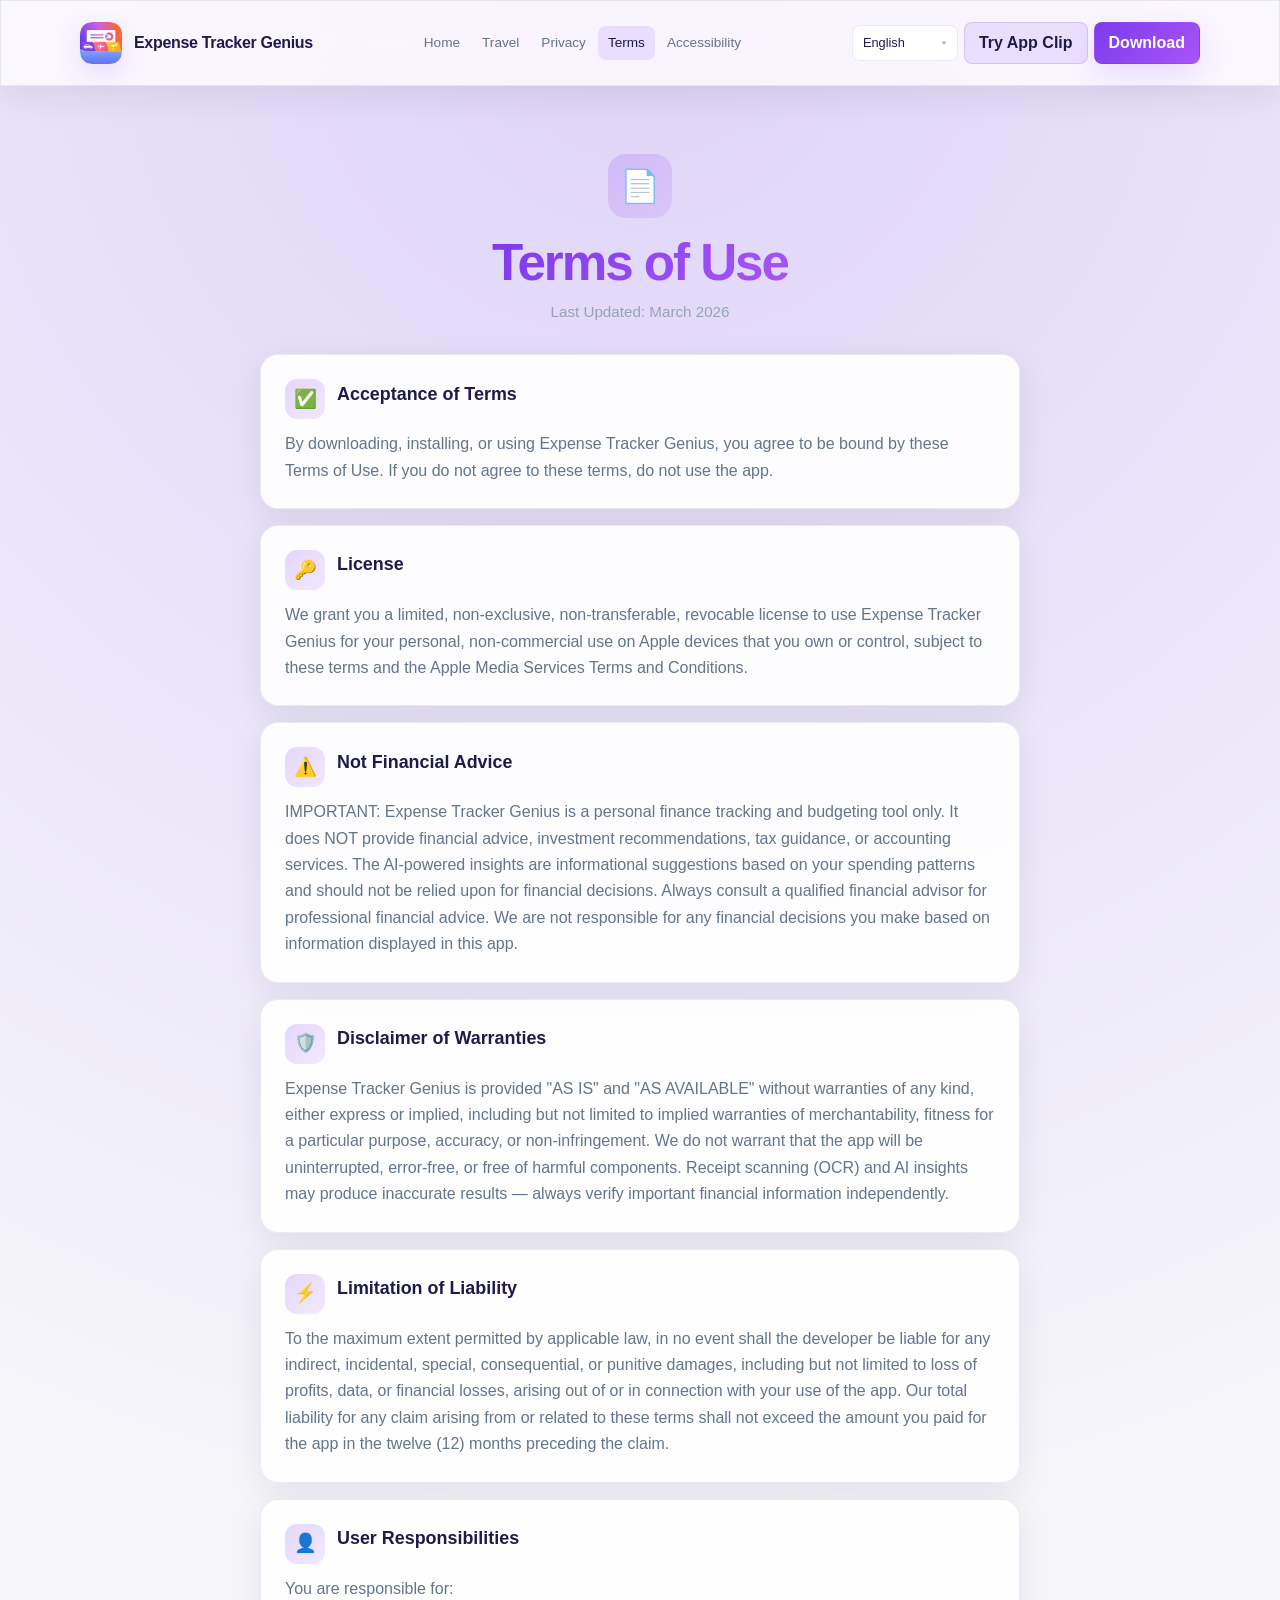
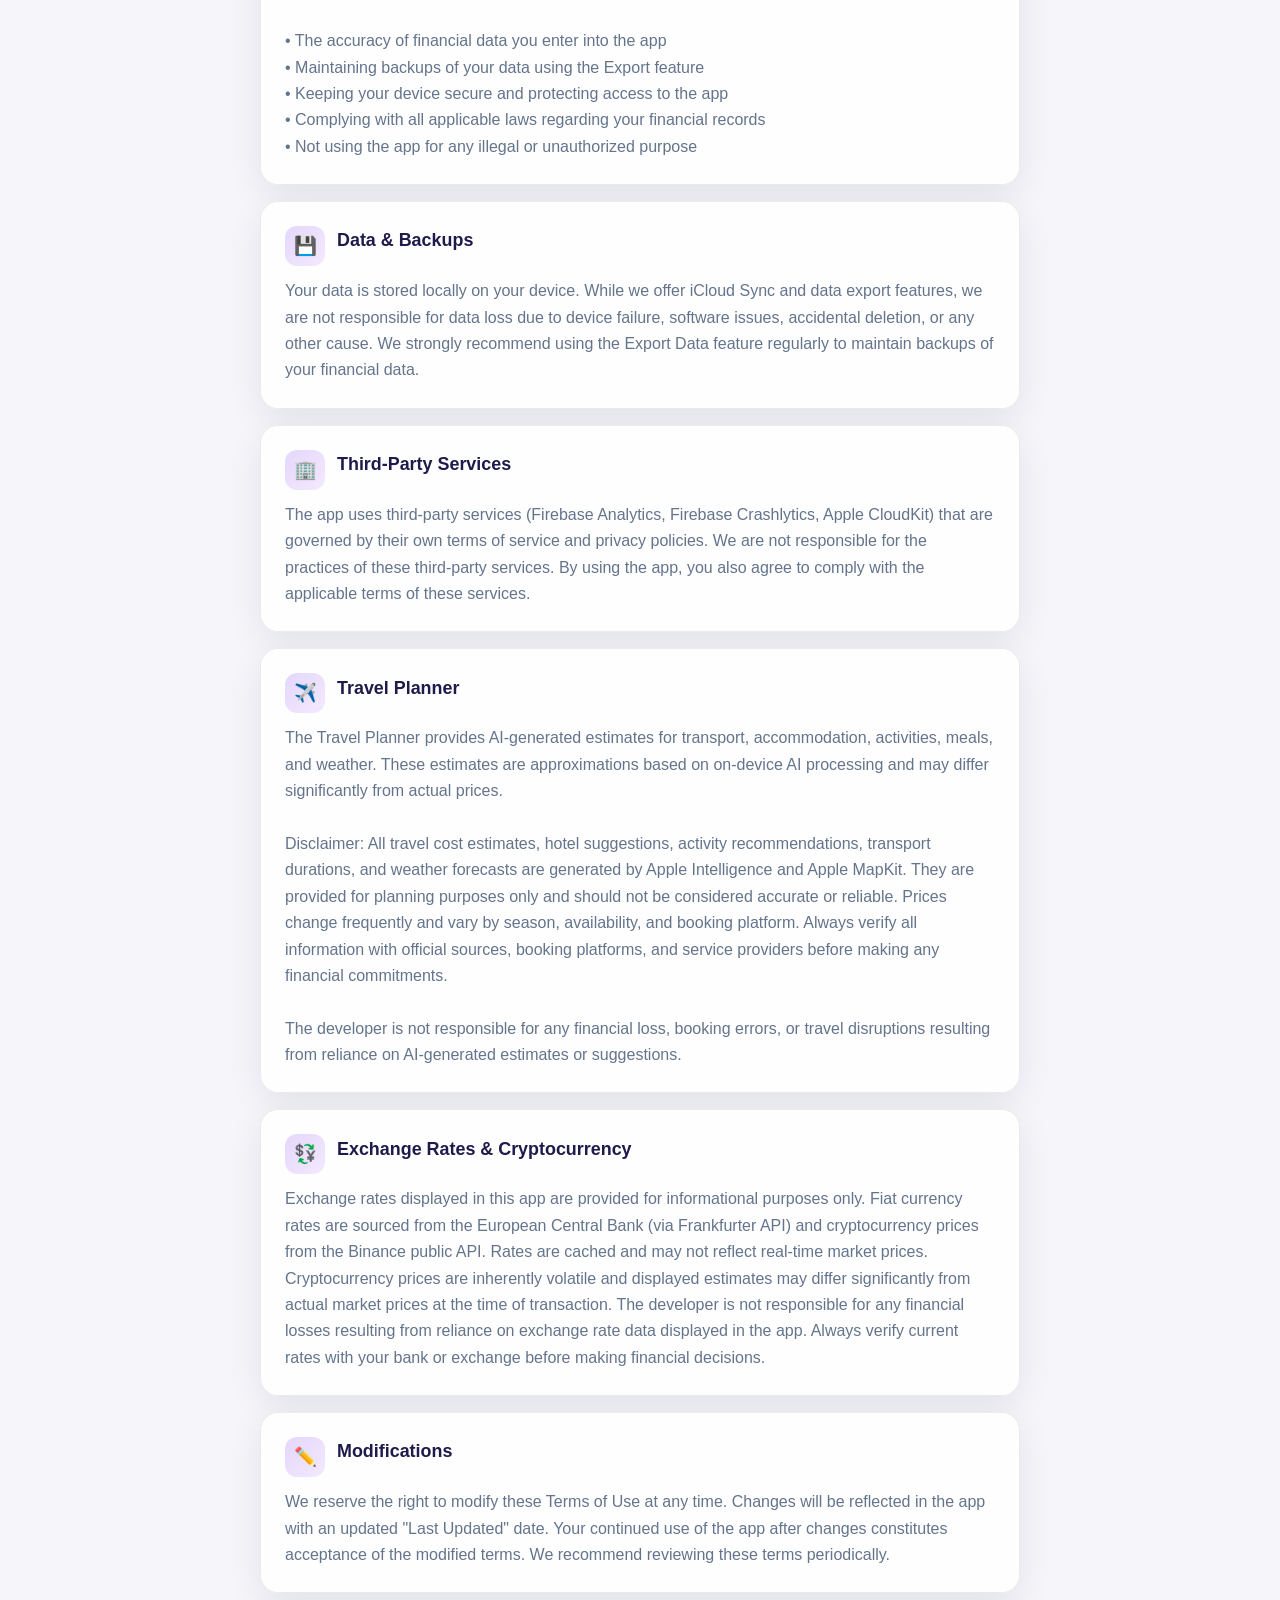
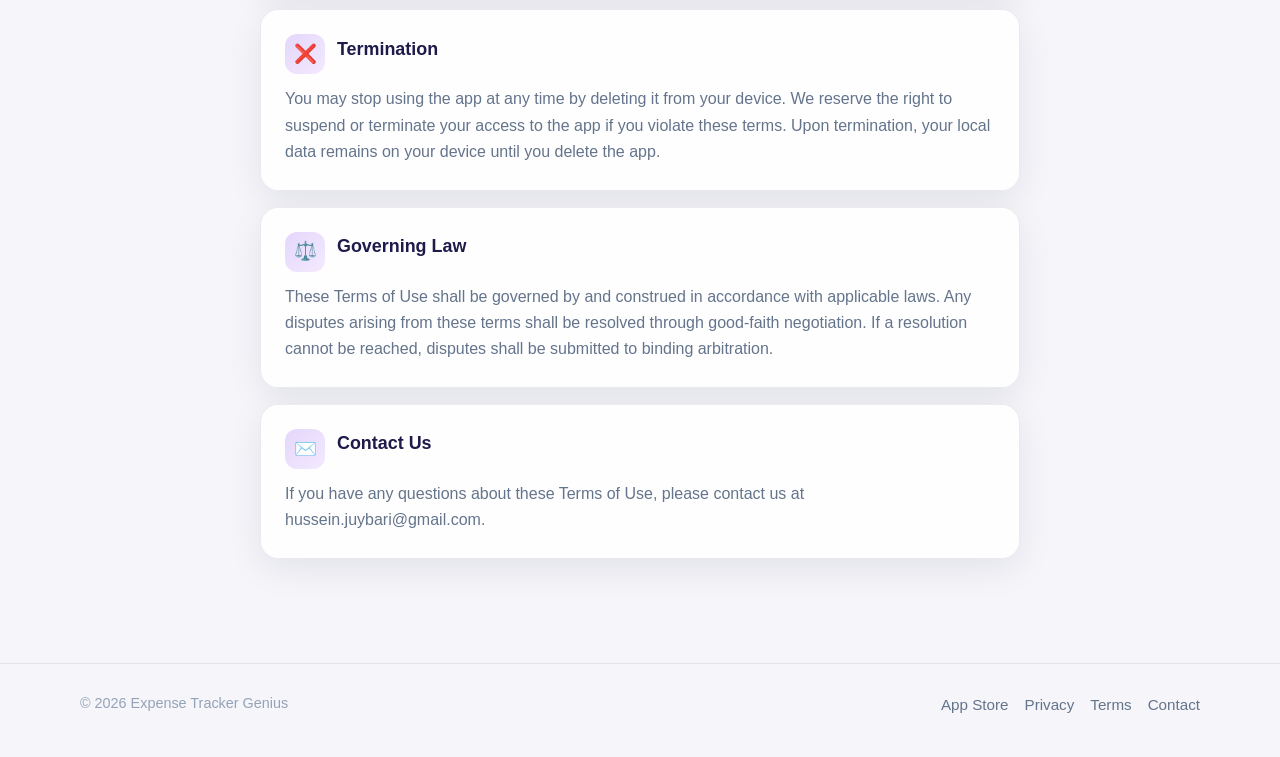
<file: terms.html>
<!DOCTYPE html>
<html lang="en">
<head>
  <meta charset="UTF-8">
  <meta name="viewport" content="width=device-width, initial-scale=1.0">
  <title data-i18n="terms_meta_title">Terms of Use — Expense Tracker Genius</title>
  <meta name="description" data-i18n="terms_meta_description" data-i18n-attr="content" content="Terms of Use for Expense Tracker Genius iOS app">
  <link rel="preconnect" href="https://fonts.googleapis.com"><link href="https://fonts.googleapis.com/css2?family=Vazirmatn:wght@400;700&display=swap" rel="stylesheet"><link rel="stylesheet" href="css/style.css">
  <script defer src="js/components.js"></script>
  <script defer src="js/i18n.js"></script>

  <!-- SEO Meta Tags -->
  <meta name="keywords" content="terms of use, expense tracker">
  <meta name="author" content="Hussein Habibi Juybari">
  <meta name="robots" content="index, follow">
  <link rel="canonical" href="https://husseinhj.github.io/Expense-Tracker-Genius/terms.html">

  <!-- Open Graph / Facebook -->
  <meta property="og:type" content="article">
  <meta property="og:url" content="https://husseinhj.github.io/Expense-Tracker-Genius/terms.html">
  <meta property="og:title" content="Terms of Use — Expense Tracker Genius">
  <meta property="og:description" content="Terms and conditions for using Expense Tracker Genius expense tracking app.">
  <meta property="og:image" content="https://husseinhj.github.io/Expense-Tracker-Genius/screenshots/01_iPhone_6.9_Dashboard.png">
  <meta property="og:image:width" content="1320">
  <meta property="og:image:height" content="2868">
  <meta property="og:site_name" content="Expense Tracker Genius">
  <meta property="og:locale" content="en_US">

  <!-- Twitter Card -->
  <meta name="twitter:card" content="summary_large_image">
  <meta name="twitter:title" content="Terms of Use — Expense Tracker Genius">
  <meta name="twitter:description" content="Terms and conditions for using Expense Tracker Genius expense tracking app.">
  <meta name="twitter:image" content="https://husseinhj.github.io/Expense-Tracker-Genius/screenshots/01_iPhone_6.9_Dashboard.png">

  <!-- App Links -->
  <meta property="al:ios:app_store_id" content="6760190294">
  <meta property="al:ios:app_name" content="Expense Tracker Genius">
  <meta property="al:ios:url" content="accountant://">

  <!-- Hreflang (multi-language) -->
  <link rel="alternate" hreflang="en" href="https://husseinhj.github.io/Expense-Tracker-Genius/terms.html?lang=en">
  <link rel="alternate" hreflang="de" href="https://husseinhj.github.io/Expense-Tracker-Genius/terms.html?lang=de">
  <link rel="alternate" hreflang="nl" href="https://husseinhj.github.io/Expense-Tracker-Genius/terms.html?lang=nl">
  <link rel="alternate" hreflang="fr" href="https://husseinhj.github.io/Expense-Tracker-Genius/terms.html?lang=fr">
  <link rel="alternate" hreflang="fa" href="https://husseinhj.github.io/Expense-Tracker-Genius/terms.html?lang=fa">
  <link rel="alternate" hreflang="ar" href="https://husseinhj.github.io/Expense-Tracker-Genius/terms.html?lang=ar">
  <link rel="alternate" hreflang="it" href="https://husseinhj.github.io/Expense-Tracker-Genius/terms.html?lang=it">
  <link rel="alternate" hreflang="es" href="https://husseinhj.github.io/Expense-Tracker-Genius/terms.html?lang=es">
  <link rel="alternate" hreflang="zh-Hans" href="https://husseinhj.github.io/Expense-Tracker-Genius/terms.html?lang=zh-Hans">
  <link rel="alternate" hreflang="ja" href="https://husseinhj.github.io/Expense-Tracker-Genius/terms.html?lang=ja">
  <link rel="alternate" hreflang="tr" href="https://husseinhj.github.io/Expense-Tracker-Genius/terms.html?lang=tr">
  <link rel="alternate" hreflang="he" href="https://husseinhj.github.io/Expense-Tracker-Genius/terms.html?lang=he">
  <link rel="alternate" hreflang="ko" href="https://husseinhj.github.io/Expense-Tracker-Genius/terms.html?lang=ko">
  <link rel="alternate" hreflang="pt-BR" href="https://husseinhj.github.io/Expense-Tracker-Genius/terms.html?lang=pt-BR">
  <link rel="alternate" hreflang="hi" href="https://husseinhj.github.io/Expense-Tracker-Genius/terms.html?lang=hi">
  <link rel="alternate" hreflang="th" href="https://husseinhj.github.io/Expense-Tracker-Genius/terms.html?lang=th">
  <link rel="alternate" hreflang="vi" href="https://husseinhj.github.io/Expense-Tracker-Genius/terms.html?lang=vi">
  <link rel="alternate" hreflang="uk" href="https://husseinhj.github.io/Expense-Tracker-Genius/terms.html?lang=uk">
  <link rel="alternate" hreflang="pl" href="https://husseinhj.github.io/Expense-Tracker-Genius/terms.html?lang=pl">
  <link rel="alternate" hreflang="ro" href="https://husseinhj.github.io/Expense-Tracker-Genius/terms.html?lang=ro">
  <link rel="alternate" hreflang="cs" href="https://husseinhj.github.io/Expense-Tracker-Genius/terms.html?lang=cs">
  <link rel="alternate" hreflang="hu" href="https://husseinhj.github.io/Expense-Tracker-Genius/terms.html?lang=hu">
  <link rel="alternate" hreflang="ru" href="https://husseinhj.github.io/Expense-Tracker-Genius/terms.html?lang=ru">
  <link rel="alternate" hreflang="x-default" href="https://husseinhj.github.io/Expense-Tracker-Genius/terms.html">

  
  <script type="application/ld+json">
{
  "@context": "https://schema.org",
  "@type": "BreadcrumbList",
  "itemListElement": [
    {
      "@type": "ListItem",
      "position": 1,
      "name": "Home",
      "item": "https://husseinhj.github.io/Expense-Tracker-Genius"
    },
    {
      "@type": "ListItem",
      "position": 2,
      "name": "Terms of Use",
      "item": "https://husseinhj.github.io/Expense-Tracker-Genius/terms.html"
    }
  ]
}
</script>
</head>
<body data-page="terms">
  <div id="site-header"></div>

  <main class="page-shell">
    <section class="section-sm">
      <div class="container-narrow">
        <div class="page-intro fade-in">
          <div class="page-icon">📄</div>
          <h1 class="page-title"><span class="gradient-text" data-i18n="Terms of Use">Terms of Use</span></h1>
          <p class="page-meta"><span data-i18n="Last Updated">Last Updated</span>: <span data-i18n="updated_date">March 2026</span></p>
        </div>

        <div class="article-list">
          <article class="article-section card fade-in"><div class="article-section-header"><div class="article-section-icon">✅</div><h2 class="article-section-title" data-i18n="Acceptance of Terms">Acceptance of Terms</h2></div><div class="article-section-content" data-i18n-content="terms_acceptance"></div></article>
          <article class="article-section card fade-in"><div class="article-section-header"><div class="article-section-icon">🔑</div><h2 class="article-section-title" data-i18n="License">License</h2></div><div class="article-section-content" data-i18n-content="terms_license"></div></article>
          <article class="article-section card fade-in"><div class="article-section-header"><div class="article-section-icon">⚠️</div><h2 class="article-section-title" data-i18n="Not Financial Advice">Not Financial Advice</h2></div><div class="article-section-content" data-i18n-content="terms_not_financial_advice"></div></article>
          <article class="article-section card fade-in"><div class="article-section-header"><div class="article-section-icon">🛡️</div><h2 class="article-section-title" data-i18n="Disclaimer of Warranties">Disclaimer of Warranties</h2></div><div class="article-section-content" data-i18n-content="terms_warranty_disclaimer"></div></article>
          <article class="article-section card fade-in"><div class="article-section-header"><div class="article-section-icon">⚡</div><h2 class="article-section-title" data-i18n="Limitation of Liability">Limitation of Liability</h2></div><div class="article-section-content" data-i18n-content="terms_liability"></div></article>
          <article class="article-section card fade-in"><div class="article-section-header"><div class="article-section-icon">👤</div><h2 class="article-section-title" data-i18n="User Responsibilities">User Responsibilities</h2></div><div class="article-section-content" data-i18n-content="terms_user_responsibilities"></div></article>
          <article class="article-section card fade-in"><div class="article-section-header"><div class="article-section-icon">💾</div><h2 class="article-section-title" data-i18n="Data & Backups">Data & Backups</h2></div><div class="article-section-content" data-i18n-content="terms_data_backups"></div></article>
          <article class="article-section card fade-in"><div class="article-section-header"><div class="article-section-icon">🏢</div><h2 class="article-section-title" data-i18n="Third-Party Services">Third-Party Services</h2></div><div class="article-section-content" data-i18n-content="terms_third_party"></div></article>
          <article class="article-section card fade-in"><div class="article-section-header"><div class="article-section-icon">✈️</div><h2 class="article-section-title" data-i18n="Travel Planner">Travel Planner</h2></div><div class="article-section-content" data-i18n-content="terms_travel"></div></article>
          <article class="article-section card fade-in"><div class="article-section-header"><div class="article-section-icon">💱</div><h2 class="article-section-title" data-i18n="Exchange Rates & Cryptocurrency">Exchange Rates & Cryptocurrency</h2></div><div class="article-section-content" data-i18n-content="terms_exchange_rates"></div></article>
          <article class="article-section card fade-in"><div class="article-section-header"><div class="article-section-icon">✏️</div><h2 class="article-section-title" data-i18n="Modifications">Modifications</h2></div><div class="article-section-content" data-i18n-content="terms_modifications"></div></article>
          <article class="article-section card fade-in"><div class="article-section-header"><div class="article-section-icon">❌</div><h2 class="article-section-title" data-i18n="Termination">Termination</h2></div><div class="article-section-content" data-i18n-content="terms_termination"></div></article>
          <article class="article-section card fade-in"><div class="article-section-header"><div class="article-section-icon">⚖️</div><h2 class="article-section-title" data-i18n="Governing Law">Governing Law</h2></div><div class="article-section-content" data-i18n-content="terms_governing_law"></div></article>
          <article class="article-section card fade-in"><div class="article-section-header"><div class="article-section-icon">✉️</div><h2 class="article-section-title" data-i18n="Contact Us">Contact Us</h2></div><div class="article-section-content" data-i18n-content="terms_contact"></div></article>
        </div>
      </div>
    </section>
  </main>

  <div id="site-footer"></div>

  <script>
    document.addEventListener('DOMContentLoaded', () => {
      const observer = new IntersectionObserver((entries) => {
        entries.forEach((entry) => {
          if (entry.isIntersecting) {
            entry.target.classList.add('is-visible');
          }
        });
      }, { threshold: 0.08 });
      document.querySelectorAll('.fade-in').forEach((element) => observer.observe(element));
    });
  </script>
</body>
</html>
</file>
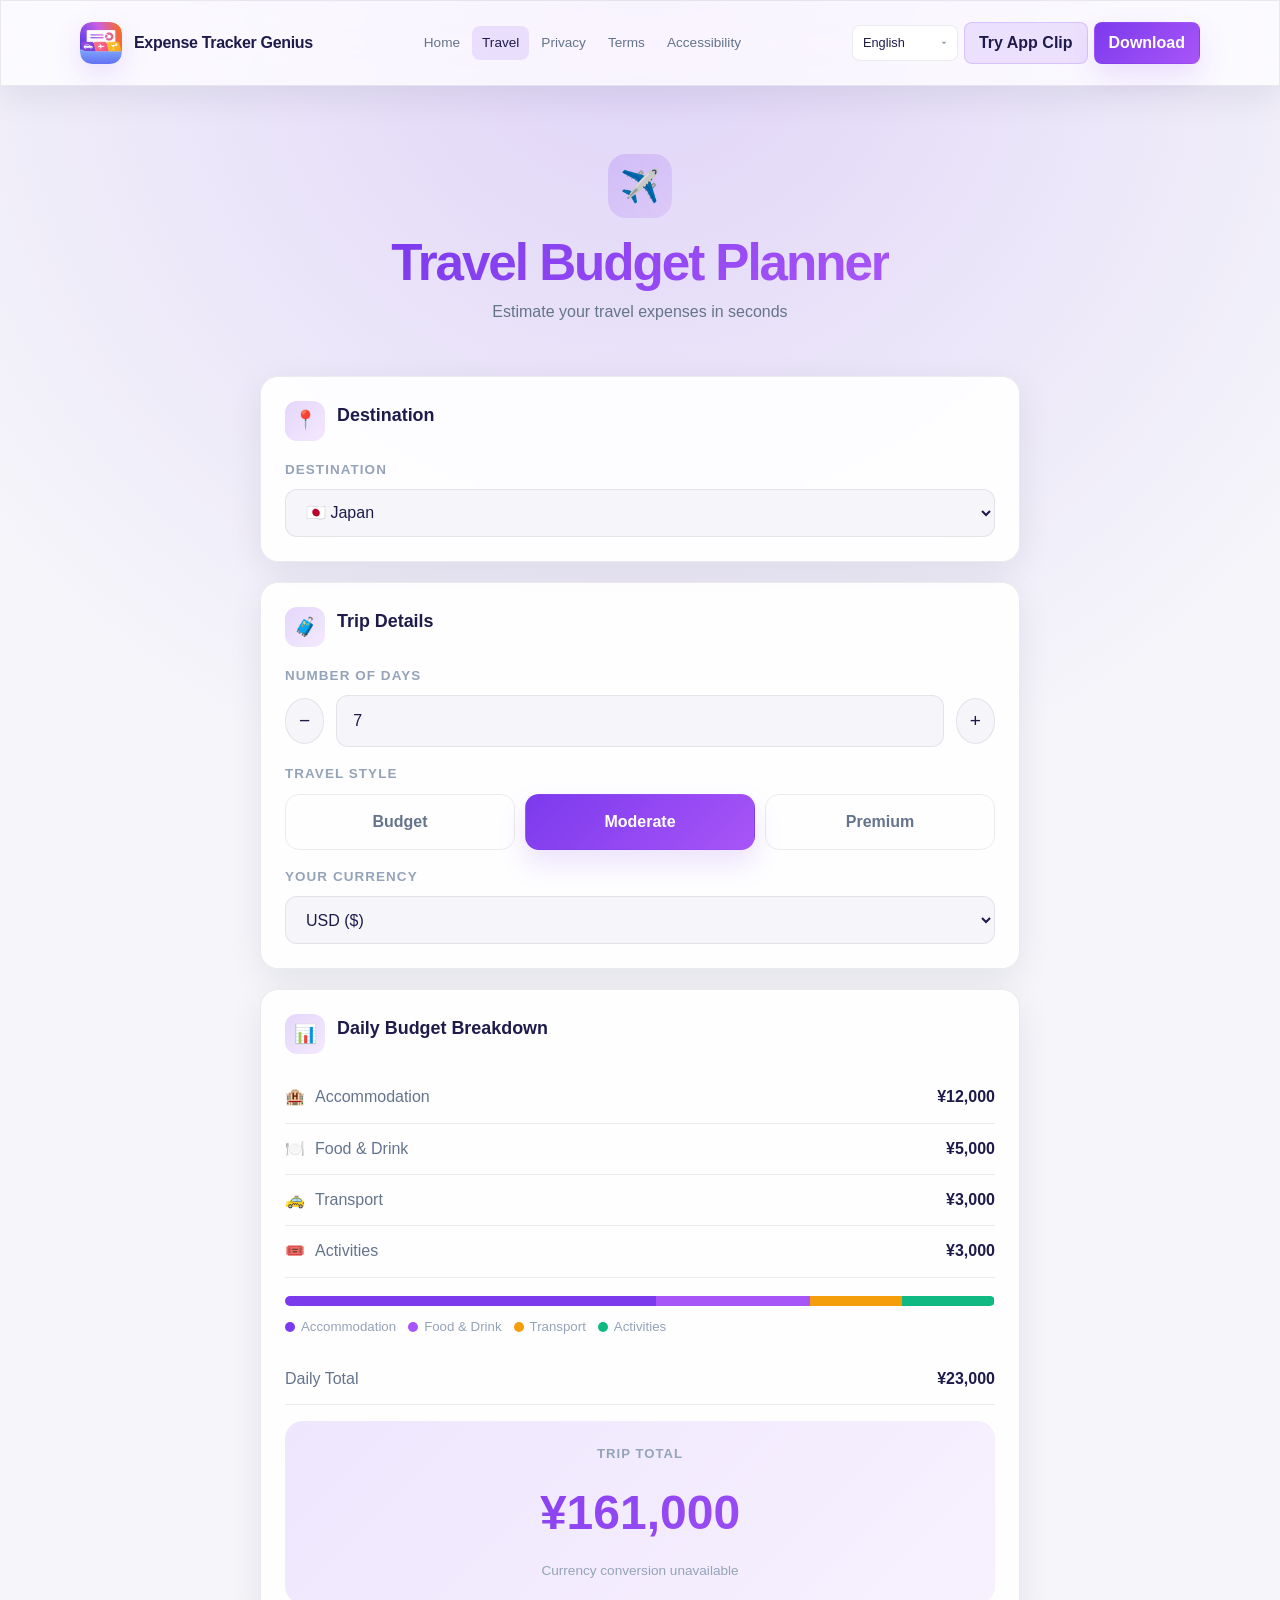
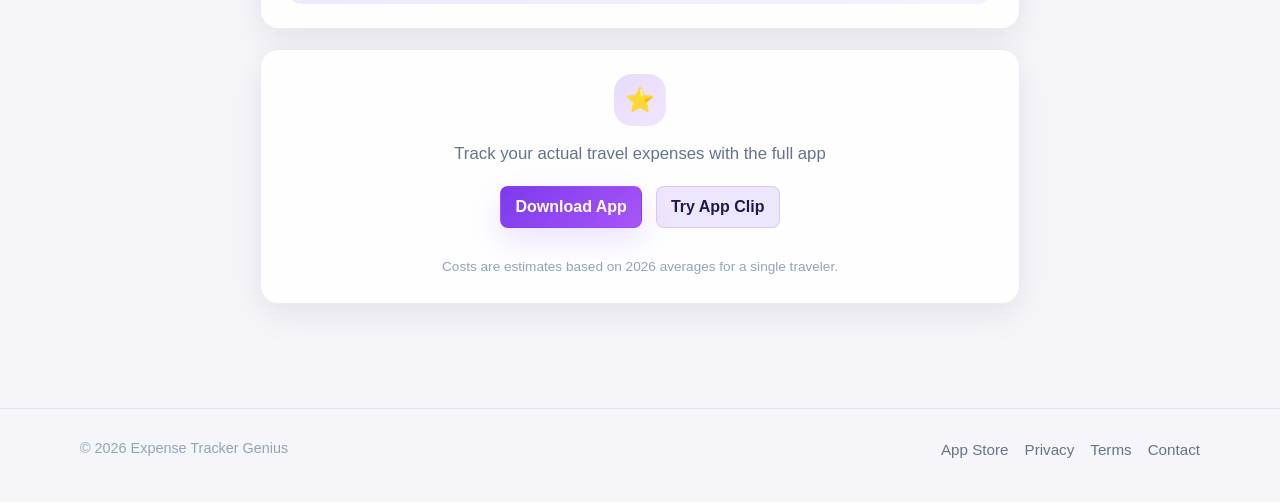
<file: travel.html>
<!DOCTYPE html>
<html lang="en">
<head>
  <meta charset="UTF-8">
  <meta name="viewport" content="width=device-width, initial-scale=1.0">
  <meta name="apple-itunes-app" content="app-id=6760190294">
  <title data-i18n="travel_meta_title">Travel Budget Planner — Expense Tracker Genius</title>
  <meta name="description" data-i18n="travel_meta_description" data-i18n-attr="content" content="Estimate your travel expenses in seconds. Get daily budget breakdowns for 25+ destinations with live exchange rates.">
  <meta property="og:title" content="Travel Budget Planner — Expense Tracker Genius">
  <meta property="og:description" content="Estimate your travel expenses in seconds with live exchange rates.">
  <meta property="og:url" content="https://husseinhj.github.io/Expense-Tracker-Genius/travel.html">
  <meta property="og:type" content="website">
  <link rel="preconnect" href="https://fonts.googleapis.com"><link href="https://fonts.googleapis.com/css2?family=Vazirmatn:wght@400;700&display=swap" rel="stylesheet"><link rel="stylesheet" href="css/style.css">
  <script defer src="js/components.js"></script>
  <script defer src="js/i18n.js"></script>
</head>
<body data-page="travel">
  <div id="site-header"></div>

  <main class="page-shell">
    <section class="section-sm">
      <div class="container-narrow travel-layout">
        <div class="page-intro fade-in">
          <div class="page-icon">✈️</div>
          <h1 class="page-title"><span class="gradient-text" data-i18n="Travel Budget Planner">Travel Budget Planner</span></h1>
          <p class="page-intro-text" data-i18n="travel_subtitle">Estimate your travel expenses in seconds</p>
        </div>

        <section class="travel-card card fade-in">
          <div class="travel-card-header">
            <div class="travel-card-icon">📍</div>
            <h2 class="travel-card-title" data-i18n="Destination">Destination</h2>
          </div>
          <div class="form-group">
            <label class="form-label" for="destination" data-i18n="Destination">Destination</label>
            <select id="destination" class="form-select"></select>
          </div>
        </section>

        <section class="travel-card card fade-in">
          <div class="travel-card-header">
            <div class="travel-card-icon">🧳</div>
            <h2 class="travel-card-title" data-i18n="trip_details_title">Trip Details</h2>
          </div>

          <div class="form-group">
            <label class="form-label" for="days" data-i18n="Number of Days">Number of Days</label>
            <div class="days-input-wrap">
              <button class="days-btn" id="daysDown" type="button">−</button>
              <input id="days" type="number" class="form-input" min="1" max="90" value="7">
              <button class="days-btn" id="daysUp" type="button">+</button>
            </div>
          </div>

          <div class="form-group">
            <label class="form-label" data-i18n="Travel Style">Travel Style</label>
            <div class="style-picker" id="stylePicker">
              <button class="style-btn" type="button" data-style="budget"><span data-i18n="Budget">Budget</span></button>
              <button class="style-btn active" type="button" data-style="moderate"><span data-i18n="Moderate">Moderate</span></button>
              <button class="style-btn" type="button" data-style="premium"><span data-i18n="Premium">Premium</span></button>
            </div>
          </div>

          <div class="form-group">
            <label class="form-label" for="homeCurrency" data-i18n="Your Currency">Your Currency</label>
            <select id="homeCurrency" class="form-select"></select>
          </div>
        </section>

        <section class="travel-card card fade-in" id="results">
          <div class="travel-card-header">
            <div class="travel-card-icon">📊</div>
            <h2 class="travel-card-title" data-i18n="Daily Budget Breakdown">Daily Budget Breakdown</h2>
          </div>

          <div class="result-row"><span class="result-label"><span>🏨</span> <span data-i18n="Accommodation">Accommodation</span></span><strong class="result-value" id="amtAcc">—</strong></div>
          <div class="result-row"><span class="result-label"><span>🍽️</span> <span data-i18n="Food & Drink">Food & Drink</span></span><strong class="result-value" id="amtFood">—</strong></div>
          <div class="result-row"><span class="result-label"><span>🚕</span> <span data-i18n="Transport">Transport</span></span><strong class="result-value" id="amtTrans">—</strong></div>
          <div class="result-row"><span class="result-label"><span>🎟️</span> <span data-i18n="Activities">Activities</span></span><strong class="result-value" id="amtAct">—</strong></div>

          <div class="cost-bar" id="costBar"></div>
          <div class="legend">
            <span class="legend-item"><span class="legend-dot" style="background:#7C3AED"></span><span data-i18n="Accommodation">Accommodation</span></span>
            <span class="legend-item"><span class="legend-dot" style="background:#A855F7"></span><span data-i18n="Food & Drink">Food & Drink</span></span>
            <span class="legend-item"><span class="legend-dot" style="background:#F59E0B"></span><span data-i18n="Transport">Transport</span></span>
            <span class="legend-item"><span class="legend-dot" style="background:#10B981"></span><span data-i18n="Activities">Activities</span></span>
          </div>

          <div class="result-row" style="margin-top:16px;"><span class="result-label" data-i18n="Daily Total">Daily Total</span><strong class="result-value" id="dailyTotal">—</strong></div>

          <div class="total-panel">
            <div class="total-label" data-i18n="Trip Total">Trip Total</div>
            <div class="total-amount gradient-text" id="tripTotalLocal">—</div>
            <div class="total-converted" id="tripTotalHome"></div>
            <div class="note" id="exchangeNote"></div>
          </div>
        </section>

        <section class="travel-card card cta-card fade-in">
          <div class="page-icon" style="width:52px;height:52px;margin:0 auto 14px;font-size:1.5rem;">⭐</div>
          <p class="lead" data-i18n="cta_text">Track your actual travel expenses with the full app</p>
          <div class="hero-actions" style="justify-content:center;">
            <a href="https://apps.apple.com/app/id6760190294" class="button" target="_blank" rel="noreferrer" data-no-preserve-lang="true"><span data-i18n="Download App">Download App</span></a>
            <a href="https://appclip.apple.com/id?p=com.accountant.app.Clip" class="button-secondary" target="_blank" rel="noreferrer" data-no-preserve-lang="true"><span data-i18n="Try App Clip">Try App Clip</span></a>
          </div>
          <p class="note" data-i18n="disclaimer">Costs are estimates based on 2026 averages for a single traveler.</p>
        </section>
      </div>
    </section>
  </main>

  <div id="site-footer"></div>

  <script>
    const TRAVEL_COSTS = {
      JP: { currency:'JPY', budget:{accommodation:4000,food:2000,transport:1500,activities:1000}, moderate:{accommodation:12000,food:5000,transport:3000,activities:3000}, premium:{accommodation:40000,food:12000,transport:6000,activities:8000}},
      TH: { currency:'THB', budget:{accommodation:500,food:300,transport:150,activities:200}, moderate:{accommodation:1500,food:800,transport:400,activities:500}, premium:{accommodation:5000,food:2000,transport:1000,activities:1500}},
      FR: { currency:'EUR', budget:{accommodation:40,food:25,transport:10,activities:15}, moderate:{accommodation:120,food:50,transport:20,activities:30}, premium:{accommodation:350,food:120,transport:50,activities:80}},
      IT: { currency:'EUR', budget:{accommodation:35,food:22,transport:8,activities:12}, moderate:{accommodation:100,food:45,transport:18,activities:25}, premium:{accommodation:300,food:100,transport:45,activities:70}},
      ES: { currency:'EUR', budget:{accommodation:30,food:20,transport:8,activities:10}, moderate:{accommodation:90,food:40,transport:15,activities:25}, premium:{accommodation:280,food:90,transport:40,activities:65}},
      DE: { currency:'EUR', budget:{accommodation:35,food:20,transport:10,activities:12}, moderate:{accommodation:110,food:45,transport:18,activities:25}, premium:{accommodation:300,food:100,transport:40,activities:60}},
      NL: { currency:'EUR', budget:{accommodation:35,food:22,transport:10,activities:12}, moderate:{accommodation:120,food:45,transport:15,activities:25}, premium:{accommodation:320,food:100,transport:35,activities:60}},
      GR: { currency:'EUR', budget:{accommodation:25,food:15,transport:6,activities:8}, moderate:{accommodation:80,food:35,transport:12,activities:20}, premium:{accommodation:250,food:80,transport:35,activities:55}},
      TR: { currency:'TRY', budget:{accommodation:500,food:250,transport:100,activities:150}, moderate:{accommodation:1500,food:600,transport:250,activities:400}, premium:{accommodation:5000,food:1500,transport:600,activities:1000}},
      PT: { currency:'EUR', budget:{accommodation:28,food:18,transport:6,activities:8}, moderate:{accommodation:85,food:35,transport:12,activities:20}, premium:{accommodation:250,food:80,transport:30,activities:55}},
      GB: { currency:'GBP', budget:{accommodation:40,food:20,transport:12,activities:10}, moderate:{accommodation:120,food:45,transport:25,activities:25}, premium:{accommodation:350,food:100,transport:50,activities:70}},
      ID: { currency:'IDR', budget:{accommodation:150000,food:80000,transport:50000,activities:60000}, moderate:{accommodation:500000,food:200000,transport:120000,activities:150000}, premium:{accommodation:2000000,food:600000,transport:350000,activities:500000}},
      VN: { currency:'VND', budget:{accommodation:200000,food:120000,transport:60000,activities:80000}, moderate:{accommodation:700000,food:300000,transport:150000,activities:200000}, premium:{accommodation:2500000,food:800000,transport:400000,activities:600000}},
      KR: { currency:'KRW', budget:{accommodation:30000,food:15000,transport:8000,activities:8000}, moderate:{accommodation:100000,food:40000,transport:15000,activities:20000}, premium:{accommodation:300000,food:100000,transport:40000,activities:60000}},
      IN: { currency:'INR', budget:{accommodation:800,food:400,transport:200,activities:200}, moderate:{accommodation:3000,food:1200,transport:600,activities:800}, premium:{accommodation:12000,food:4000,transport:2000,activities:3000}},
      US: { currency:'USD', budget:{accommodation:60,food:30,transport:15,activities:15}, moderate:{accommodation:150,food:60,transport:30,activities:35}, premium:{accommodation:400,food:150,transport:70,activities:100}},
      MX: { currency:'MXN', budget:{accommodation:400,food:200,transport:80,activities:100}, moderate:{accommodation:1200,food:500,transport:200,activities:300}, premium:{accommodation:4000,food:1500,transport:500,activities:800}},
      BR: { currency:'BRL', budget:{accommodation:80,food:50,transport:20,activities:25}, moderate:{accommodation:250,food:120,transport:50,activities:70}, premium:{accommodation:800,food:300,transport:120,activities:200}},
      CO: { currency:'COP', budget:{accommodation:60000,food:30000,transport:12000,activities:15000}, moderate:{accommodation:200000,food:80000,transport:30000,activities:50000}, premium:{accommodation:600000,food:200000,transport:80000,activities:150000}},
      AE: { currency:'AED', budget:{accommodation:150,food:60,transport:30,activities:40}, moderate:{accommodation:400,food:150,transport:60,activities:100}, premium:{accommodation:1200,food:400,transport:150,activities:300}},
      MA: { currency:'MAD', budget:{accommodation:200,food:80,transport:40,activities:50}, moderate:{accommodation:600,food:200,transport:100,activities:150}, premium:{accommodation:2000,food:500,transport:250,activities:400}},
      AU: { currency:'AUD', budget:{accommodation:50,food:30,transport:15,activities:15}, moderate:{accommodation:150,food:60,transport:30,activities:35}, premium:{accommodation:400,food:150,transport:70,activities:100}},
      NZ: { currency:'NZD', budget:{accommodation:45,food:25,transport:12,activities:12}, moderate:{accommodation:140,food:55,transport:25,activities:30}, premium:{accommodation:380,food:130,transport:60,activities:90}},
      ZA: { currency:'ZAR', budget:{accommodation:400,food:200,transport:100,activities:120}, moderate:{accommodation:1200,food:500,transport:250,activities:350}, premium:{accommodation:4000,food:1500,transport:600,activities:1000}},
      EG: { currency:'EGP', budget:{accommodation:500,food:200,transport:100,activities:150}, moderate:{accommodation:1500,food:500,transport:250,activities:400}, premium:{accommodation:5000,food:1500,transport:600,activities:1000}},
    };

    const HOME_CURRENCIES = [
      { code:'USD', symbol:'$' }, { code:'EUR', symbol:'€' }, { code:'GBP', symbol:'£' }, { code:'JPY', symbol:'¥' },
      { code:'AUD', symbol:'A$' }, { code:'CAD', symbol:'C$' }, { code:'CHF', symbol:'CHF' }, { code:'CNY', symbol:'¥' },
      { code:'SEK', symbol:'kr' }, { code:'NZD', symbol:'NZ$' }, { code:'KRW', symbol:'₩' }, { code:'INR', symbol:'₹' },
      { code:'BRL', symbol:'R$' }, { code:'TRY', symbol:'₺' }, { code:'AED', symbol:'AED' }, { code:'SAR', symbol:'SAR' },
      { code:'IRR', symbol:'IRR' },
    ];

    const COUNTRY_KEYS = ['Japan','Thailand','France','Italy','Spain','Germany','Netherlands','Greece','Turkey','Portugal','United Kingdom','Indonesia','Vietnam','South Korea','India','United States','Mexico','Brazil','Colombia','UAE','Morocco','Australia','New Zealand','South Africa','Egypt'];
    const COUNTRY_ORDER = ['JP','TH','FR','IT','ES','DE','NL','GR','TR','PT','GB','ID','VN','KR','IN','US','MX','BR','CO','AE','MA','AU','NZ','ZA','EG'];

    let currentStyle = 'moderate';
    let exchangeRates = {};
    let ratesFetched = false;

    function t(key) {
      return window.SiteI18n ? window.SiteI18n.t(key) : key;
    }

    function currentLang() {
      return window.SiteI18n ? window.SiteI18n.getLanguage() : 'en';
    }

    function fmtCurrency(amount, currency) {
      try {
        return new Intl.NumberFormat(currentLang() === 'zh-Hans' ? 'zh-CN' : currentLang(), {
          style: 'currency',
          currency,
          maximumFractionDigits: 0,
        }).format(Math.round(amount));
      } catch (error) {
        return `${currency} ${Math.round(amount).toLocaleString()}`;
      }
    }

    async function fetchRates() {
      try {
        const response = await fetch('https://api.frankfurter.app/latest?from=EUR');
        const data = await response.json();
        exchangeRates = { ...data.rates, EUR: 1 };
        ratesFetched = true;
        recalculate();
      } catch (error) {
        document.getElementById('exchangeNote').textContent = t('rate_unavailable');
      }
    }

    function convert(amount, from, to) {
      if (!ratesFetched || from === to) return null;
      const fromRate = exchangeRates[from];
      const toRate = exchangeRates[to];
      if (!fromRate || !toRate) return null;
      return (amount / fromRate) * toRate;
    }

    function populateDestinations() {
      const select = document.getElementById('destination');
      const previous = select.value || 'JP';
      select.innerHTML = '';
      COUNTRY_ORDER.forEach((code, index) => {
        const option = document.createElement('option');
        option.value = code;
        option.textContent = t(COUNTRY_KEYS[index]);
        select.appendChild(option);
      });
      select.value = previous;
    }

    function populateCurrencies() {
      const select = document.getElementById('homeCurrency');
      const previous = select.value || 'USD';
      select.innerHTML = '';
      HOME_CURRENCIES.forEach((currency) => {
        const option = document.createElement('option');
        option.value = currency.code;
        option.textContent = `${currency.code} (${currency.symbol})`;
        select.appendChild(option);
      });
      select.value = previous;
    }

    function recalculate() {
      const destination = document.getElementById('destination').value;
      const homeCurrency = document.getElementById('homeCurrency').value;
      const days = Math.max(1, Math.min(90, parseInt(document.getElementById('days').value, 10) || 1));
      const country = TRAVEL_COSTS[destination];
      if (!country) return;

      const costs = country[currentStyle];
      const localCurrency = country.currency;
      const accommodation = costs.accommodation;
      const food = costs.food;
      const transport = costs.transport;
      const activities = costs.activities;
      const daily = accommodation + food + transport + activities;
      const total = daily * days;

      document.getElementById('amtAcc').textContent = fmtCurrency(accommodation, localCurrency);
      document.getElementById('amtFood').textContent = fmtCurrency(food, localCurrency);
      document.getElementById('amtTrans').textContent = fmtCurrency(transport, localCurrency);
      document.getElementById('amtAct').textContent = fmtCurrency(activities, localCurrency);
      document.getElementById('dailyTotal').textContent = fmtCurrency(daily, localCurrency);
      document.getElementById('tripTotalLocal').textContent = fmtCurrency(total, localCurrency);

      document.getElementById('costBar').innerHTML = [
        { cls:'seg-acc', pct:(accommodation / daily) * 100 },
        { cls:'seg-food', pct:(food / daily) * 100 },
        { cls:'seg-trans', pct:(transport / daily) * 100 },
        { cls:'seg-act', pct:(activities / daily) * 100 },
      ].map((segment) => `<div class="cost-bar-seg ${segment.cls}" style="width:${segment.pct.toFixed(1)}%"></div>`).join('');

      const totalHome = document.getElementById('tripTotalHome');
      const note = document.getElementById('exchangeNote');

      if (localCurrency === homeCurrency) {
        totalHome.textContent = '';
        note.textContent = '';
        return;
      }

      const converted = convert(total, localCurrency, homeCurrency);
      if (converted === null) {
        totalHome.textContent = '';
        note.textContent = t('rate_unavailable');
        return;
      }

      totalHome.textContent = `≈ ${fmtCurrency(converted, homeCurrency)}`;
      const rate = convert(1, localCurrency, homeCurrency);
      note.textContent = t('rate_note')
        .replace('{from}', localCurrency)
        .replace('{rate}', rate.toFixed(rate < 0.01 ? 6 : rate < 1 ? 4 : 2))
        .replace('{to}', homeCurrency);
    }

    function setupEvents() {
      document.getElementById('destination').addEventListener('change', recalculate);
      document.getElementById('days').addEventListener('input', recalculate);
      document.getElementById('homeCurrency').addEventListener('change', recalculate);

      document.getElementById('daysDown').addEventListener('click', () => {
        const input = document.getElementById('days');
        input.value = Math.max(1, (parseInt(input.value, 10) || 1) - 1);
        recalculate();
      });

      document.getElementById('daysUp').addEventListener('click', () => {
        const input = document.getElementById('days');
        input.value = Math.min(90, (parseInt(input.value, 10) || 1) + 1);
        recalculate();
      });

      document.querySelectorAll('.style-btn').forEach((button) => {
        button.addEventListener('click', () => {
          document.querySelectorAll('.style-btn').forEach((item) => item.classList.remove('active'));
          button.classList.add('active');
          currentStyle = button.dataset.style;
          recalculate();
        });
      });
    }

    document.addEventListener('DOMContentLoaded', () => {
      populateDestinations();
      populateCurrencies();
      setupEvents();
      fetchRates();

      const observer = new IntersectionObserver((entries) => {
        entries.forEach((entry) => {
          if (entry.isIntersecting) {
            entry.target.classList.add('is-visible');
          }
        });
      }, { threshold: 0.08 });
      document.querySelectorAll('.fade-in').forEach((element) => observer.observe(element));
    });

    document.addEventListener('i18n:updated', () => {
      populateDestinations();
      recalculate();
    });
  </script>
</body>
</html>
</file>
<file: css/style.css>
/* ===== Design Tokens ===== */
:root {
  --brand-primary: #7c3aed;
  --brand-secondary: #a855f7;
  --brand-accent: #c084fc;
  --brand-glow: rgba(124, 58, 237, 0.35);
  --bg-primary: #0c0c16;
  --bg-secondary: #161625;
  --bg-tertiary: #1a1a2e;
  --surface: rgba(255, 255, 255, 0.06);
  --surface-strong: rgba(255, 255, 255, 0.1);
  --surface-elevated: rgba(255, 255, 255, 0.12);
  --border: rgba(255, 255, 255, 0.1);
  --border-strong: rgba(255, 255, 255, 0.16);
  --text-primary: #f8fafc;
  --text-secondary: #94a3b8;
  --text-tertiary: #64748b;
  --success: #10b981;
  --warning: #f59e0b;
  --shadow-soft: 0 10px 35px rgba(0, 0, 0, 0.28);
  --shadow-elevated: 0 18px 50px rgba(0, 0, 0, 0.34);
  --radius-sm: 12px;
  --radius-md: 18px;
  --radius-lg: 24px;
  --radius-xl: 32px;
  --content-width: 1120px;
  --content-width-narrow: 760px;
  --header-height: 84px;
  --transition: 0.25s ease;
}

@media (prefers-color-scheme: light) {
  :root {
    --brand-glow: rgba(124, 58, 237, 0.14);
    --bg-primary: #f5f5fa;
    --bg-secondary: #ffffff;
    --bg-tertiary: #f1f5f9;
    --surface: rgba(255, 255, 255, 0.72);
    --surface-strong: rgba(255, 255, 255, 0.9);
    --surface-elevated: rgba(255, 255, 255, 0.96);
    --border: rgba(15, 23, 42, 0.08);
    --border-strong: rgba(15, 23, 42, 0.12);
    --text-primary: #1e1b4b;
    --text-secondary: #64748b;
    --text-tertiary: #94a3b8;
    --shadow-soft: 0 10px 35px rgba(15, 23, 42, 0.08);
    --shadow-elevated: 0 18px 50px rgba(15, 23, 42, 0.1);
  }
}

/* ===== Base ===== */
* {
  box-sizing: border-box;
  margin: 0;
  padding: 0;
}

html {
  scroll-behavior: smooth;
}

body {
  min-height: 100vh;
  display: flex;
  flex-direction: column;
  background:
    radial-gradient(circle at top, rgba(124, 58, 237, 0.18), transparent 38%),
    var(--bg-primary);
  color: var(--text-primary);
  font-family: -apple-system, BlinkMacSystemFont, 'SF Pro Text', 'SF Pro Display', 'Segoe UI', Roboto, Helvetica, Arial, sans-serif;
  line-height: 1.65;
  -webkit-font-smoothing: antialiased;
  -moz-osx-font-smoothing: grayscale;
  overflow-x: hidden;
}

main {
  flex: 1;
}

img {
  display: block;
  max-width: 100%;
  height: auto;
}

button,
input,
select,
textarea {
  font: inherit;
}

button {
  cursor: pointer;
}

a {
  color: inherit;
  text-decoration: none;
}

[dir="rtl"] {
  direction: rtl;
}

.visually-hidden {
  position: absolute;
  width: 1px;
  height: 1px;
  padding: 0;
  margin: -1px;
  overflow: hidden;
  clip: rect(0, 0, 0, 0);
  white-space: nowrap;
  border: 0;
}

.container {
  width: min(var(--content-width), calc(100% - 32px));
  margin: 0 auto;
}

.container-narrow {
  width: min(var(--content-width-narrow), calc(100% - 32px));
  margin: 0 auto;
}

.page-shell {
  padding-top: calc(var(--header-height) + 22px);
}

.gradient-text {
  background: linear-gradient(135deg, var(--brand-primary), var(--brand-secondary));
  -webkit-background-clip: text;
  -webkit-text-fill-color: transparent;
  background-clip: text;
}

.glass {
  background: var(--surface);
  backdrop-filter: blur(22px);
  -webkit-backdrop-filter: blur(22px);
  border: 1px solid var(--border);
  box-shadow: var(--shadow-soft);
}

.card {
  background: var(--surface-strong);
  border: 1px solid var(--border);
  border-radius: var(--radius-md);
  box-shadow: var(--shadow-soft);
}

.section {
  padding: 88px 0;
}

.section-sm {
  padding: 48px 0;
}

.section-header {
  margin-bottom: 28px;
}

.section-title {
  font-size: clamp(2rem, 2.8vw, 2.75rem);
  line-height: 1.1;
  font-weight: 800;
  letter-spacing: -0.03em;
}

.section-description,
.lead {
  font-size: 1.05rem;
  color: var(--text-secondary);
}

.kicker {
  display: inline-flex;
  align-items: center;
  gap: 8px;
  padding: 8px 14px;
  margin-bottom: 18px;
  border-radius: 999px;
  background: rgba(124, 58, 237, 0.12);
  color: var(--brand-accent);
  font-size: 0.88rem;
  font-weight: 700;
}

/* ===== Shared Header ===== */
.site-header {
  position: fixed;
  inset: 0 0 auto 0;
  z-index: 50;
  border-bottom: 1px solid var(--border);
  background: rgba(12,12,22,0.7);
  backdrop-filter: blur(24px) saturate(180%);
  -webkit-backdrop-filter: blur(24px) saturate(180%);
}
@media (prefers-color-scheme: light) {
  .site-header {
    background: rgba(255,255,255,0.75);
  }
}

.header-inner {
  min-height: var(--header-height);
  display: flex;
  align-items: center;
  justify-content: space-between;
  gap: 18px;
  padding: 14px 0;
}

.brand {
  display: inline-flex;
  align-items: center;
  gap: 12px;
  min-width: 0;
}

.brand-logo {
  width: 42px;
  height: 42px;
  border-radius: 12px;
  box-shadow: 0 10px 28px var(--brand-glow);
  flex-shrink: 0;
}

.brand-name {
  font-size: 1rem;
  font-weight: 800;
  letter-spacing: -0.02em;
  white-space: nowrap;
}

/* Hamburger button — hidden on desktop, visible on smaller screens */
.hamburger {
  display: none;
  flex-direction: column;
  gap: 5px;
  background: none;
  border: none;
  cursor: pointer;
  padding: 6px;
  z-index: 60;
}
.hamburger span {
  display: block;
  width: 22px;
  height: 2px;
  background: var(--text-primary);
  border-radius: 2px;
  transition: transform 0.3s, opacity 0.3s;
}
.hamburger.is-open span:nth-child(1) { transform: translateY(7px) rotate(45deg); }
.hamburger.is-open span:nth-child(2) { opacity: 0; }
.hamburger.is-open span:nth-child(3) { transform: translateY(-7px) rotate(-45deg); }

/* Mobile-only actions inside nav (hidden on desktop) */
.nav-mobile-actions { display: none; }

.site-nav {
  display: flex;
  align-items: center;
  flex-wrap: nowrap;
  gap: 2px;
}

.site-nav a {
  padding: 6px 10px;
  border-radius: 8px;
  color: var(--text-secondary);
  font-size: 0.85rem;
  white-space: nowrap;
  transition: color var(--transition), background var(--transition);
}

.site-nav a:hover,
.site-nav a[aria-current="page"] {
  color: var(--text-primary);
  background: rgba(124, 58, 237, 0.12);
}

.header-actions {
  display: flex;
  align-items: center;
  flex-wrap: nowrap;
  gap: 6px;
  flex-shrink: 0;
}

.language-select {
  min-width: 0;
  width: auto;
  padding: 6px 28px 6px 10px;
  border-radius: 8px;
  border: 1px solid var(--border);
  background: var(--bg-secondary);
  color: var(--text-primary);
  font-size: 0.8rem;
  -webkit-appearance: none; appearance: none;
  background-image: url("data:image/svg+xml,%3Csvg xmlns='http://www.w3.org/2000/svg' width='10' height='10' fill='%2394A3B8' viewBox='0 0 16 16'%3E%3Cpath d='M4 6l4 4 4-4'/%3E%3C/svg%3E");
  background-repeat: no-repeat; background-position: right 8px center;
  cursor: pointer;
}

.header-button,
.button,
.button-secondary,
.button-ghost {
  display: inline-flex;
  align-items: center;
  justify-content: center;
  gap: 6px;
  min-height: 0;
  padding: 7px 14px;
  border-radius: 8px;
  border: 1px solid transparent;
  font-weight: 700;
  transition: transform var(--transition), box-shadow var(--transition), background var(--transition), border-color var(--transition), color var(--transition);
}

.header-button:hover,
.button:hover,
.button-secondary:hover,
.button-ghost:hover {
  transform: translateY(-1px);
}

.button,
.header-button.primary {
  background: linear-gradient(135deg, var(--brand-primary), var(--brand-secondary));
  color: #fff;
  box-shadow: 0 12px 30px var(--brand-glow);
}

.button-secondary,
.header-button.secondary {
  background: rgba(124, 58, 237, 0.12);
  color: var(--text-primary);
  border-color: rgba(124, 58, 237, 0.18);
}

.button-ghost {
  background: transparent;
  border-color: var(--border);
  color: var(--text-secondary);
}

/* ===== Shared Footer ===== */
.site-footer {
  margin-top: 56px;
  border-top: 1px solid var(--border);
  padding: 28px 0 40px;
}

.footer-inner {
  display: flex;
  align-items: center;
  justify-content: space-between;
  gap: 20px;
  flex-wrap: wrap;
}

.footer-links {
  display: flex;
  align-items: center;
  gap: 16px;
  flex-wrap: wrap;
}

.footer-links a {
  color: var(--text-secondary);
  font-size: 0.95rem;
}

.footer-links a:hover {
  color: var(--text-primary);
}

.footer-copy {
  color: var(--text-tertiary);
  font-size: 0.9rem;
}

/* ===== Hero + Marketing ===== */
.hero {
  position: relative;
  overflow: hidden;
  padding: 34px 0 34px;
}

.hero-grid {
  display: grid;
  grid-template-columns: 1.1fr 0.9fr;
  gap: 40px;
  align-items: center;
}

.hero-copy {
  max-width: 640px;
}

.hero-title {
  font-size: clamp(2.8rem, 5vw, 4.4rem);
  line-height: 0.96;
  letter-spacing: -0.05em;
  font-weight: 900;
  margin-bottom: 20px;
}

.hero-subtitle {
  font-size: 1.15rem;
  color: var(--text-secondary);
  margin-bottom: 28px;
  max-width: 560px;
}

.hero-actions {
  display: flex;
  flex-wrap: wrap;
  gap: 14px;
  align-items: center;
  margin-bottom: 28px;
}

.store-badge {
  display: inline-flex;
  border-radius: 14px;
  overflow: hidden;
  transition: transform var(--transition), box-shadow var(--transition);
}

.store-badge:hover {
  transform: translateY(-2px);
  box-shadow: 0 16px 36px var(--brand-glow);
}

.store-badge img {
  height: 52px;
  width: auto;
}

.pills,
.platform-pills,
.hero-pills {
  display: flex;
  flex-wrap: wrap;
  gap: 10px;
}

.pill {
  display: inline-flex;
  align-items: center;
  gap: 8px;
  padding: 9px 16px;
  border-radius: 999px;
  background: rgba(255, 255, 255, 0.06);
  border: 1px solid var(--border);
  color: var(--text-primary);
  font-size: 0.92rem;
  font-weight: 600;
}

.hero-visual {
  display: flex;
  justify-content: center;
}

.device-frame,
.mac-frame,
.device-slab {
  background: var(--surface-elevated);
  border: 1px solid var(--border-strong);
  box-shadow: var(--shadow-elevated), 0 0 60px var(--brand-glow);
}

.device-frame {
  width: min(300px, 88vw);
  border-radius: 38px;
  padding: 10px;
}

.device-frame img {
  border-radius: 28px;
}

.mac-frame {
  border-radius: 18px;
  overflow: hidden;
}

.feature-grid {
  display: grid;
  grid-template-columns: 1fr 1fr;
  gap: 42px;
  align-items: center;
}

.feature-grid.reverse .feature-media {
  order: 2;
}

.feature-grid.reverse .feature-content {
  order: 1;
}

.feature-content .section-description {
  margin-bottom: 22px;
}

.feature-media {
  display: flex;
  justify-content: center;
}

.device-showcase {
  display: grid;
  gap: 22px;
}

.device-row {
  display: flex;
  justify-content: center;
  align-items: flex-end;
  flex-wrap: wrap;
  gap: 18px;
}

.device-ipad,
.device-iphone,
.device-watch,
.device-mac {
  overflow: hidden;
  border: 1px solid var(--border-strong);
  box-shadow: var(--shadow-soft);
  background: var(--surface-elevated);
}

.device-ipad {
  width: min(350px, 90vw);
  border-radius: 22px;
}

.device-iphone {
  width: min(240px, 65vw);
  border-radius: 34px;
}

.device-watch {
  width: min(100px, 28vw);
  border-radius: 24px;
}

.device-mac {
  width: min(560px, 100%);
  border-radius: 16px;
}

.privacy-grid {
  display: grid;
  grid-template-columns: repeat(3, minmax(0, 1fr));
  gap: 20px;
}

.info-card,
.article-section,
.travel-card {
  padding: 24px;
}

.info-card h3,
.article-section-title,
.travel-card-title {
  font-size: 1.12rem;
  font-weight: 800;
  margin-bottom: 10px;
}

.info-card p,
.article-section-content,
.page-intro-text {
  color: var(--text-secondary);
}

.page-intro {
  text-align: center;
  margin-bottom: 30px;
}

.page-icon {
  width: 64px;
  height: 64px;
  margin: 0 auto 18px;
  border-radius: 18px;
  display: grid;
  place-items: center;
  background: linear-gradient(135deg, rgba(124, 58, 237, 0.18), rgba(168, 85, 247, 0.14));
  font-size: 2rem;
}

.page-title {
  font-size: clamp(2.2rem, 4vw, 3.2rem);
  line-height: 1.04;
  letter-spacing: -0.04em;
  font-weight: 900;
  margin-bottom: 10px;
}

.page-meta {
  color: var(--text-tertiary);
  font-size: 0.95rem;
}

.article-list {
  display: grid;
  gap: 16px;
}

.article-section {
  border-radius: var(--radius-md);
}

.article-section-header {
  display: flex;
  align-items: center;
  gap: 12px;
  margin-bottom: 12px;
}

.article-section-icon,
.travel-card-icon,
.info-card-icon {
  width: 40px;
  height: 40px;
  flex-shrink: 0;
  border-radius: 12px;
  display: grid;
  place-items: center;
  background: linear-gradient(135deg, rgba(124, 58, 237, 0.2), rgba(168, 85, 247, 0.12));
  font-size: 1.15rem;
}

.article-section-content {
  white-space: pre-line;
}

/* ===== Travel Planner ===== */
.travel-layout {
  display: grid;
  gap: 20px;
}

.travel-card-header {
  display: flex;
  align-items: center;
  gap: 12px;
  margin-bottom: 18px;
}

.form-group {
  margin-bottom: 16px;
}

.form-group:last-child {
  margin-bottom: 0;
}

.form-label {
  display: block;
  margin-bottom: 8px;
  color: var(--text-tertiary);
  font-size: 0.84rem;
  text-transform: uppercase;
  letter-spacing: 0.08em;
  font-weight: 800;
}

.form-input,
.form-select {
  width: 100%;
  min-height: 48px;
  padding: 12px 16px;
  border-radius: 12px;
  border: 1px solid var(--border);
  background: var(--bg-primary);
  color: var(--text-primary);
}

.form-input:focus,
.form-select:focus,
.language-select:focus {
  outline: none;
  border-color: rgba(124, 58, 237, 0.5);
  box-shadow: 0 0 0 3px rgba(124, 58, 237, 0.15);
}

.days-input-wrap {
  display: flex;
  align-items: center;
  gap: 12px;
}

.days-btn {
  width: 46px;
  height: 46px;
  border-radius: 50%;
  border: 1px solid var(--border);
  background: var(--bg-primary);
  color: var(--text-primary);
  font-size: 1.2rem;
}

.style-picker {
  display: grid;
  grid-template-columns: repeat(3, minmax(0, 1fr));
  gap: 10px;
}

.style-btn {
  padding: 14px 10px;
  border-radius: 14px;
  border: 1px solid var(--border);
  background: transparent;
  color: var(--text-secondary);
  font-weight: 700;
}

.style-btn.active {
  background: linear-gradient(135deg, var(--brand-primary), var(--brand-secondary));
  color: #fff;
  border-color: transparent;
  box-shadow: 0 14px 28px var(--brand-glow);
}

.result-row {
  display: flex;
  align-items: center;
  justify-content: space-between;
  gap: 16px;
  padding: 12px 0;
  border-bottom: 1px solid var(--border);
}

.result-row:last-of-type {
  border-bottom: 0;
}

.result-label {
  display: inline-flex;
  align-items: center;
  gap: 10px;
  color: var(--text-secondary);
}

.result-value {
  font-weight: 800;
  font-variant-numeric: tabular-nums;
}

.cost-bar {
  display: flex;
  height: 10px;
  margin: 18px 0 10px;
  overflow: hidden;
  border-radius: 999px;
  background: rgba(255, 255, 255, 0.08);
}

.cost-bar-seg.seg-acc { background: #7c3aed; }
.cost-bar-seg.seg-food { background: #a855f7; }
.cost-bar-seg.seg-trans { background: #f59e0b; }
.cost-bar-seg.seg-act { background: #10b981; }

.legend {
  display: flex;
  flex-wrap: wrap;
  gap: 12px;
  color: var(--text-tertiary);
  font-size: 0.83rem;
}

.legend-item {
  display: inline-flex;
  align-items: center;
  gap: 6px;
}

.legend-dot {
  width: 10px;
  height: 10px;
  border-radius: 50%;
}

.total-panel {
  margin-top: 16px;
  padding: 22px;
  text-align: center;
  border-radius: 18px;
  background: linear-gradient(135deg, rgba(124, 58, 237, 0.12), rgba(168, 85, 247, 0.08));
}

.total-label {
  color: var(--text-tertiary);
  font-size: 0.82rem;
  text-transform: uppercase;
  letter-spacing: 0.08em;
  font-weight: 800;
}

.total-amount {
  margin-top: 8px;
  font-size: clamp(2rem, 5vw, 3rem);
  font-weight: 900;
}

.total-converted {
  margin-top: 6px;
  color: var(--text-secondary);
}

.note {
  margin-top: 8px;
  color: var(--text-tertiary);
  font-size: 0.85rem;
}

.cta-card {
  text-align: center;
}

.cta-card .lead {
  margin-bottom: 18px;
}

/* ===== Motion ===== */
.fade-in {
  opacity: 0;
  transform: translateY(20px);
  transition: opacity 0.7s ease, transform 0.7s ease;
}

.fade-in.is-visible {
  opacity: 1;
  transform: translateY(0);
}

/* ===== Responsive ===== */

/* Collapse to hamburger menu below 1100px */
@media (max-width: 1100px) {
  .hamburger { display: flex; }
  .header-actions-desktop { display: none; }

  .site-nav {
    display: none;
    position: fixed;
    top: var(--header-height);
    left: 0; right: 0; bottom: 0;
    flex-direction: column;
    align-items: stretch;
    gap: 0;
    padding: 16px 24px 32px;
    background: rgba(12,12,22,0.97);
    backdrop-filter: blur(24px);
    -webkit-backdrop-filter: blur(24px);
    overflow-y: auto;
    z-index: 55;
  }
  .site-nav.is-open { display: flex; }
  .site-nav a {
    font-size: 1rem;
    padding: 14px 0;
    border-bottom: 1px solid var(--border);
  }
  .nav-mobile-actions {
    display: flex;
    flex-direction: column;
    gap: 12px;
    margin-top: 20px;
    padding-top: 16px;
  }
  .nav-mobile-actions .header-button {
    text-align: center;
    padding: 12px;
  }
  .nav-mobile-lang {
    padding: 10px;
    font-size: 0.9rem;
  }

  .hero-grid,
  .feature-grid,
  .privacy-grid {
    grid-template-columns: 1fr;
  }

  .feature-grid.reverse .feature-media,
  .feature-grid.reverse .feature-content {
    order: initial;
  }
}

@media (max-width: 768px) {
  :root {
    --header-height: 52px;
  }

  .section {
    padding: 64px 0;
  }

  .hero-actions,
  .footer-inner,
  .footer-links {
    justify-content: center;
  }

  .page-shell {
    padding-top: calc(var(--header-height) + 18px);
  }

  .style-picker {
    grid-template-columns: 1fr;
  }

  .days-input-wrap {
    gap: 8px;
  }

  .article-section,
  .info-card,
  .travel-card {
    padding: 20px;
  }
}

@media (max-width: 520px) {
  .site-nav { display: none; }
  .header-button.secondary { display: none; }
}

/* Persian font for RTL */
html[lang="fa"], html[lang="fa"] * { font-family: 'Vazirmatn', -apple-system, sans-serif !important; }
</file>
